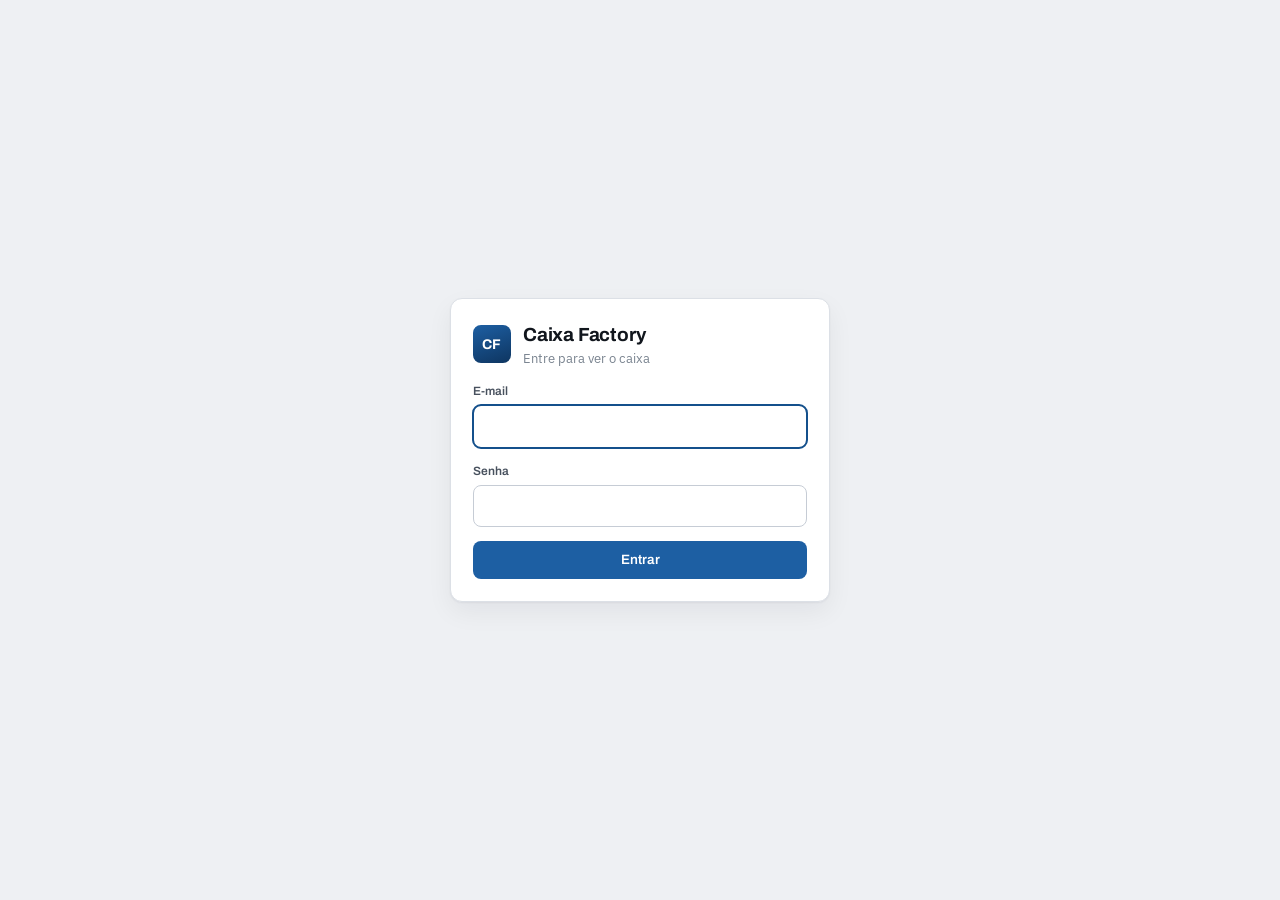
<file: CAIXA-FACTORY/web/index.html>
<!doctype html>
<html lang="pt-BR">
<head>
<meta charset="utf-8">
<meta name="viewport" content="width=device-width, initial-scale=1">
<title>Caixa Factory</title>
<link rel="preconnect" href="https://fonts.googleapis.com">
<link rel="preconnect" href="https://fonts.gstatic.com" crossorigin>
<link rel="stylesheet" href="https://fonts.googleapis.com/css2?family=Archivo:wght@500;600;700&amp;family=IBM+Plex+Sans:wght@400;500;600&amp;family=IBM+Plex+Mono:wght@500;600&amp;display=swap">
<link rel="stylesheet" href="app.css">
</head>
<body>
<div id="app"><p class="carregando">Carregando…</p></div>
<script src="app.js"></script>
</body>
</html>
</file>
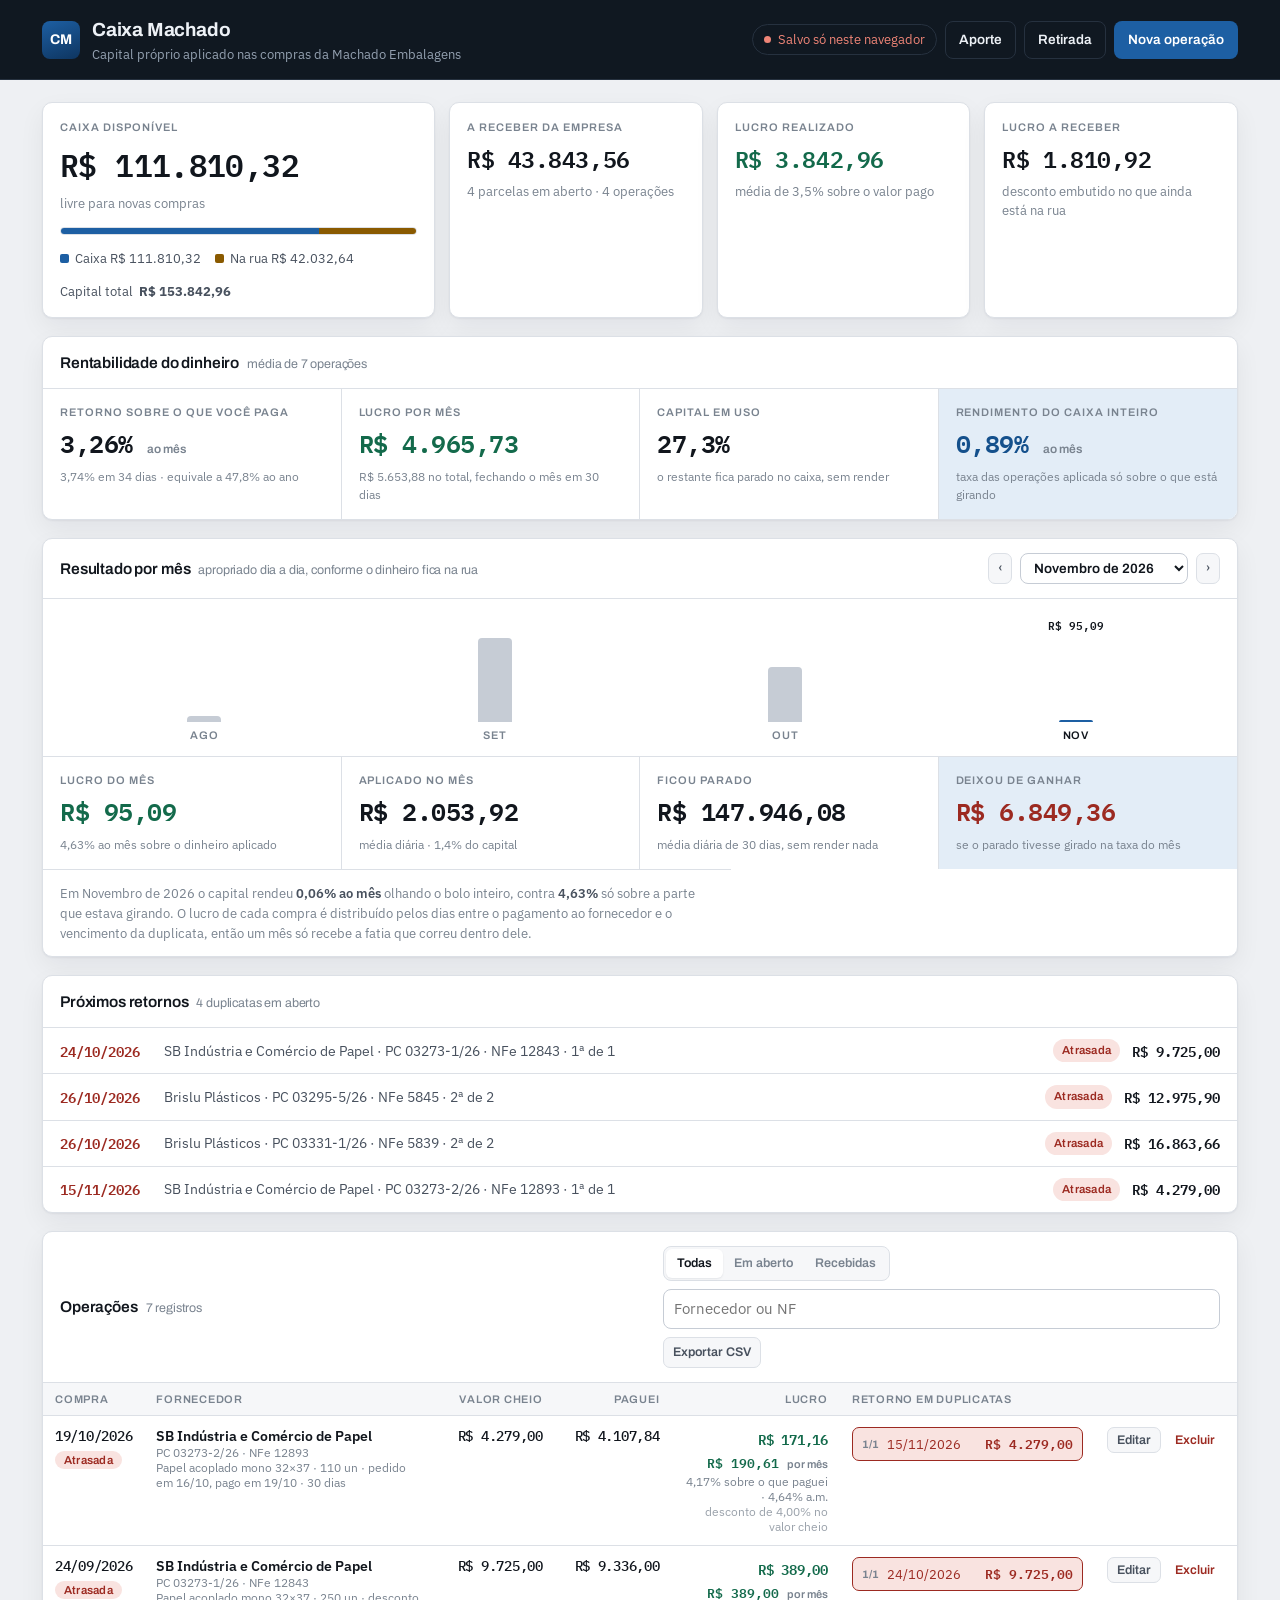
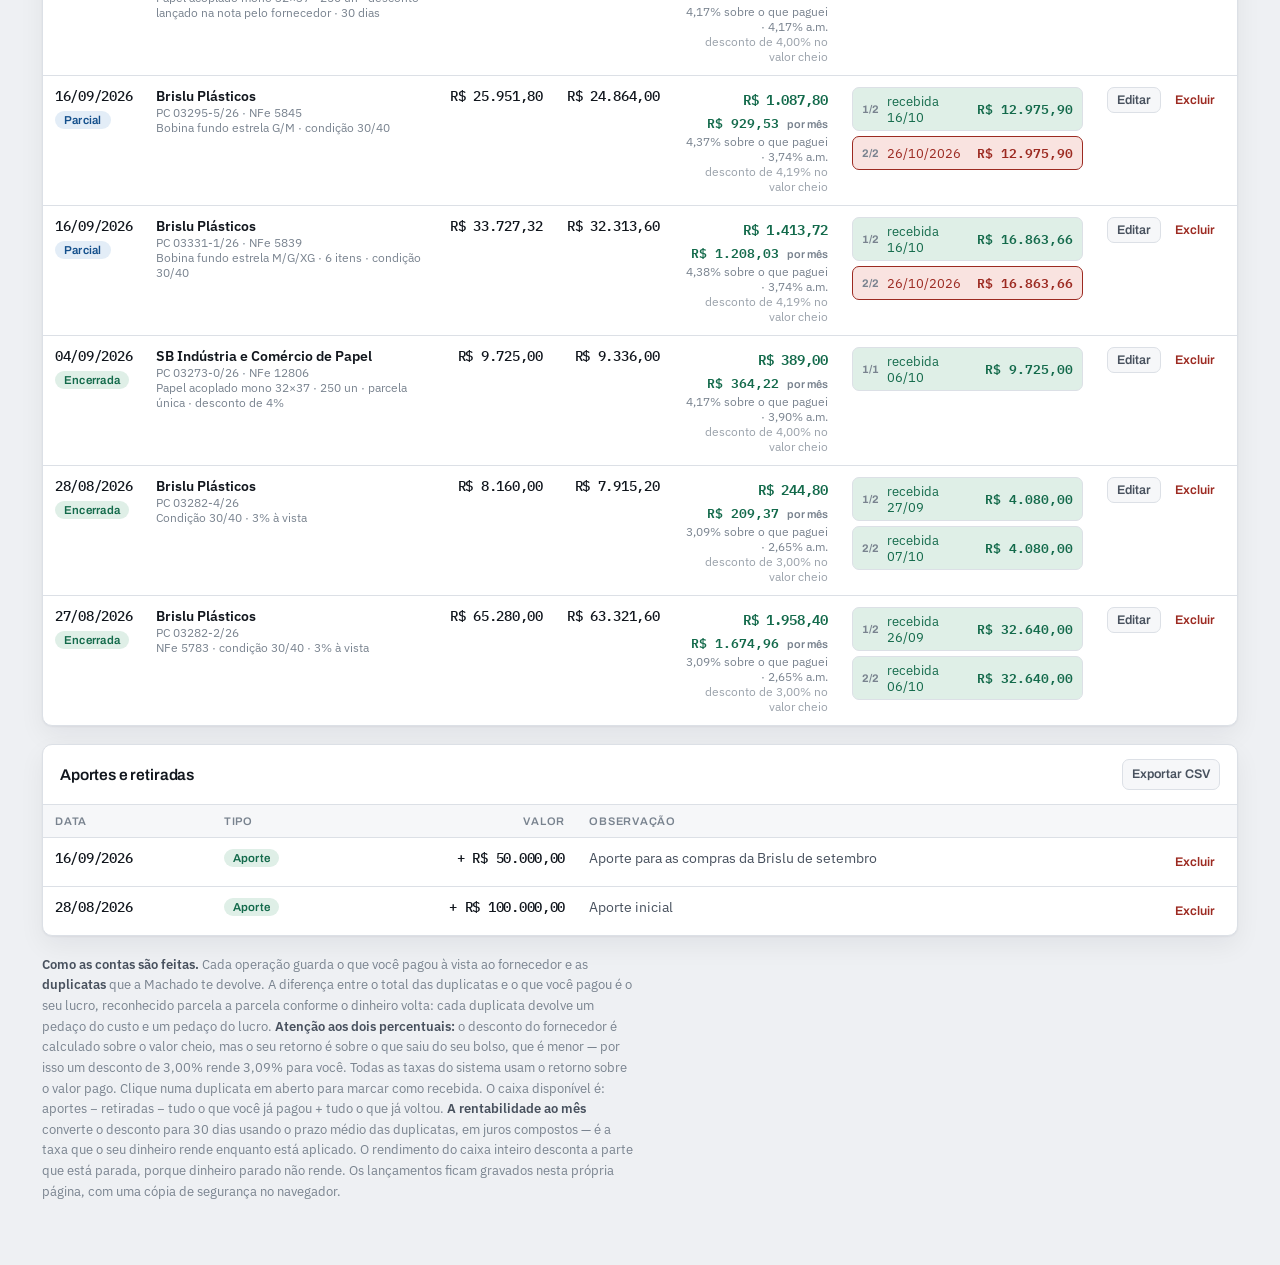
<file: CAIXA-MACHADO/sistema/caixa-machado.html>
<title>Caixa Machado</title>
<link rel="preconnect" href="https://fonts.googleapis.com">
<link rel="preconnect" href="https://fonts.gstatic.com" crossorigin>
<link rel="stylesheet" href="https://fonts.googleapis.com/css2?family=Archivo:wght@500;600;700&amp;family=IBM+Plex+Sans:wght@400;500;600&amp;family=IBM+Plex+Mono:wght@500;600&amp;display=swap">
<style id="css">
*,*::before,*::after{box-sizing:border-box}
:root{
  color-scheme:light;
  --bg:#EEF0F3; --surface:#FFFFFF; --surface-2:#F6F7F9;
  --line:#DCE0E6; --line-2:#C6CCD5;
  --ink:#11161D; --ink-2:#48515E; --ink-3:#79838F;
  --accent:#14508C; --accent-2:#0F3E6E; --accent-soft:#E3EDF7;
  --ok:#136A4B; --ok-soft:#DFEFE7;
  --warn:#8A5A00; --warn-soft:#FAEDD2;
  --bad:#9C2A21; --bad-soft:#F9E3E0;
  --band:#101821; --band-ink:#EDF1F6; --band-ink-2:#94A1B1; --band-line:#26313F;
  --shadow:0 1px 2px rgba(16,24,34,.05),0 10px 26px rgba(16,24,34,.06);
  --r:10px;
}
@media (prefers-color-scheme:dark){
  :root:not([data-theme="light"]){
    color-scheme:dark;
    --bg:#0B0F15; --surface:#141A22; --surface-2:#1A212B;
    --line:#26303C; --line-2:#36414F;
    --ink:#E7ECF3; --ink-2:#A4AFBD; --ink-3:#7B8694;
    --accent:#77ACE8; --accent-2:#A6C9F2; --accent-soft:#16273A;
    --ok:#54C296; --ok-soft:#11271F;
    --warn:#DFAC42; --warn-soft:#2A2110;
    --bad:#EF8577; --bad-soft:#2E1714;
    --band:#141A22; --band-ink:#E7ECF3; --band-ink-2:#8F9BAA; --band-line:#26303C;
    --shadow:0 1px 2px rgba(0,0,0,.4),0 10px 26px rgba(0,0,0,.35);
  }
}
:root[data-theme="dark"]{
  color-scheme:dark;
  --bg:#0B0F15; --surface:#141A22; --surface-2:#1A212B;
  --line:#26303C; --line-2:#36414F;
  --ink:#E7ECF3; --ink-2:#A4AFBD; --ink-3:#7B8694;
  --accent:#77ACE8; --accent-2:#A6C9F2; --accent-soft:#16273A;
  --ok:#54C296; --ok-soft:#11271F;
  --warn:#DFAC42; --warn-soft:#2A2110;
  --bad:#EF8577; --bad-soft:#2E1714;
  --band:#141A22; --band-ink:#E7ECF3; --band-ink-2:#8F9BAA; --band-line:#26303C;
  --shadow:0 1px 2px rgba(0,0,0,.4),0 10px 26px rgba(0,0,0,.35);
}
html,body{margin:0;padding:0}
body{
  background:var(--bg); color:var(--ink);
  font-family:"IBM Plex Sans",-apple-system,BlinkMacSystemFont,"Segoe UI",sans-serif;
  font-size:15px; line-height:1.5; -webkit-font-smoothing:antialiased;
}
h1,h2,h3{font-family:Archivo,"IBM Plex Sans",sans-serif;margin:0;text-wrap:balance;letter-spacing:-.01em}
p{margin:0}
button{font:inherit;color:inherit}
.num{font-family:"IBM Plex Mono","IBM Plex Sans",monospace;font-variant-numeric:tabular-nums;font-weight:600;letter-spacing:-.02em}
.eyebrow{font-family:Archivo,sans-serif;font-size:11px;font-weight:600;letter-spacing:.09em;text-transform:uppercase;color:var(--ink-3)}

/* ---- faixa superior ---- */
.band{background:var(--band);border-bottom:1px solid var(--band-line)}
.band-in{max-width:1240px;margin:0 auto;padding:16px 22px;display:flex;flex-wrap:wrap;gap:14px;align-items:center;justify-content:space-between}
.brand{display:flex;gap:12px;align-items:center;min-width:0}
.brand-mark{
  width:38px;height:38px;flex:0 0 38px;border-radius:8px;display:grid;place-items:center;
  background:linear-gradient(160deg,#1D5FA3,#0E3560);color:#fff;
  font-family:Archivo,sans-serif;font-weight:700;font-size:14px;letter-spacing:.02em;
}
.brand h1{color:var(--band-ink);font-size:19px;font-weight:700}
.brand p{color:var(--band-ink-2);font-size:12.5px}
.band-actions{display:flex;gap:8px;align-items:center;flex-wrap:wrap}

/* ---- botões ---- */
.btn{
  border-radius:8px;border:1px solid transparent;padding:8px 13px;cursor:pointer;
  font-family:Archivo,sans-serif;font-size:13.5px;font-weight:600;white-space:nowrap;
  transition:background .12s ease,border-color .12s ease,color .12s ease;
}
.btn:focus-visible{outline:2px solid var(--accent);outline-offset:2px}
.btn-primary{background:#1D5FA3;color:#fff}
.btn-primary:hover{background:#17508D}
.btn-ghost{background:transparent;border-color:var(--band-line);color:var(--band-ink)}
.btn-ghost:hover{background:#1C2632}
.btn-quiet{background:var(--surface-2);border-color:var(--line);color:var(--ink-2)}
.btn-quiet:hover{border-color:var(--line-2);color:var(--ink)}
.btn-sm{padding:5px 9px;font-size:12.5px;border-radius:7px}
.btn-danger{background:transparent;border-color:transparent;color:var(--bad)}
.btn-danger:hover{background:var(--bad-soft)}

.status{
  display:inline-flex;align-items:center;gap:7px;font-size:12.5px;color:var(--band-ink-2);
  padding:5px 11px;border-radius:99px;border:1px solid var(--band-line);
}
.status::before{content:"";width:7px;height:7px;border-radius:50%;background:currentColor;flex:0 0 7px}
.status.s-ok{color:#67C79C}
.status.s-busy{color:#DFAC42}
.status.s-bad{color:#EF8577}

/* ---- estrutura ---- */
.wrap{max-width:1240px;margin:0 auto;padding:22px 22px 64px;display:flex;flex-direction:column;gap:18px}
.aviso{
  display:flex;gap:12px;align-items:flex-start;justify-content:space-between;
  background:var(--warn-soft);border:1px solid var(--warn);border-radius:var(--r);
  padding:12px 14px;font-size:13.5px;color:var(--ink)
}

/* ---- KPIs ---- */
.kpis{display:grid;grid-template-columns:1.55fr 1fr 1fr 1fr;gap:14px}
.kpi{background:var(--surface);border:1px solid var(--line);border-radius:var(--r);padding:16px 17px;box-shadow:var(--shadow);display:flex;flex-direction:column;gap:6px}
.kpi .num{font-size:23px;color:var(--ink)}
.kpi.lead .num{font-size:31px}
.kpi .sub{font-size:12.5px;color:var(--ink-3)}
.kpi .num.pos{color:var(--ok)}
.kpi .num.neg{color:var(--bad)}
.barra{display:flex;height:8px;border-radius:99px;overflow:hidden;background:var(--surface-2);margin-top:8px;border:1px solid var(--line)}
.barra i{display:block;height:100%}
.barra .f-caixa{background:#1D5FA3}
.barra .f-aplic{background:var(--warn)}
.legenda{display:flex;flex-wrap:wrap;gap:14px;margin-top:8px;font-size:12.5px;color:var(--ink-2)}
.legenda span{display:inline-flex;align-items:center;gap:6px}
.legenda i{width:9px;height:9px;border-radius:2px;display:inline-block}

/* ---- cartões de seção ---- */
.card{background:var(--surface);border:1px solid var(--line);border-radius:var(--r);box-shadow:var(--shadow);overflow:hidden}
.card-head{display:flex;flex-wrap:wrap;gap:12px;align-items:center;justify-content:space-between;padding:14px 17px;border-bottom:1px solid var(--line)}
.card-head h2{font-size:15.5px;font-weight:600}
.card-head .conta{font-size:12.5px;color:var(--ink-3);margin-left:8px;font-weight:400}
.tools{display:flex;gap:8px;align-items:center;flex-wrap:wrap}
.seg{display:flex;background:var(--surface-2);border:1px solid var(--line);border-radius:8px;padding:2px}
.seg button{background:transparent;border:0;padding:5px 11px;border-radius:6px;cursor:pointer;font-family:Archivo,sans-serif;font-size:12.5px;font-weight:600;color:var(--ink-3)}
.seg button[aria-pressed="true"]{background:var(--surface);color:var(--ink);box-shadow:0 1px 2px rgba(16,24,34,.08)}
.seg button:focus-visible{outline:2px solid var(--accent);outline-offset:1px}
input[type="text"],input[type="date"],input[type="search"],textarea,select{
  font:inherit;color:var(--ink);background:var(--surface);border:1px solid var(--line-2);
  border-radius:8px;padding:8px 10px;width:100%;
}
input:focus,textarea:focus,select:focus{outline:2px solid var(--accent);outline-offset:-1px;border-color:var(--accent)}
.busca{width:200px}

/* ---- tabelas ---- */
.tw{overflow-x:auto}
table{border-collapse:collapse;width:100%;font-size:13.5px}
th{
  font-family:Archivo,sans-serif;font-size:11px;font-weight:600;letter-spacing:.07em;text-transform:uppercase;
  color:var(--ink-3);text-align:left;padding:10px 12px;background:var(--surface-2);border-bottom:1px solid var(--line);white-space:nowrap
}
td{padding:11px 12px;border-bottom:1px solid var(--line);vertical-align:top}
tbody tr:last-child td{border-bottom:0}
tbody tr:hover td{background:var(--surface-2)}
.r{text-align:right}
.forn{font-weight:600}
.doc{color:var(--ink-3);font-size:12px}
td .num{font-size:13.5px;font-weight:500}
td .num.lucro{color:var(--ok);font-weight:600}
td .num.prejuizo{color:var(--bad);font-weight:600}
.mes.neg{color:var(--bad)}
.pct{color:var(--ink-3);font-size:12px}
.mes{font-family:"IBM Plex Mono",monospace;font-variant-numeric:tabular-nums;font-weight:600;
  font-size:12.5px;color:var(--ok);margin-top:2px}
.mes span{font-family:Archivo,sans-serif;font-weight:600;font-size:11px;color:var(--ink-3)}
.stat .num.big.pos{color:var(--ok)}
.chip{
  display:inline-block;padding:3px 9px;border-radius:99px;font-family:Archivo,sans-serif;
  font-size:11.5px;font-weight:600;letter-spacing:.02em;white-space:nowrap
}
.c-pend{background:var(--warn-soft);color:var(--warn)}
.c-ok{background:var(--ok-soft);color:var(--ok)}
.c-late{background:var(--bad-soft);color:var(--bad)}
.c-parc{background:var(--accent-soft);color:var(--accent)}

/* ---- parcelas de retorno ---- */
.parc{display:flex;flex-direction:column;gap:5px;min-width:210px}
.pchip{
  display:flex;align-items:center;gap:8px;width:100%;text-align:left;cursor:pointer;
  border-radius:7px;border:1px solid var(--line);background:var(--surface-2);
  padding:5px 9px;font-size:12.5px;color:var(--ink-2);
  transition:border-color .12s ease,background .12s ease;
}
.pchip:hover{border-color:var(--line-2);background:var(--surface)}
.pchip:focus-visible{outline:2px solid var(--accent);outline-offset:1px}
.pchip .pn{font-family:Archivo,sans-serif;font-weight:700;font-size:11px;color:var(--ink-3);flex:0 0 auto}
.pchip .pv{font-family:"IBM Plex Mono",monospace;font-variant-numeric:tabular-nums;font-weight:600;margin-left:auto;color:var(--ink)}
.pchip.aberta{border-color:var(--warn);background:var(--warn-soft);color:var(--warn)}
.pchip.aberta .pv{color:var(--warn)}
.pchip.atrasada{border-color:var(--bad);background:var(--bad-soft);color:var(--bad)}
.pchip.atrasada .pv{color:var(--bad)}
.pchip.paga{border-color:var(--line);background:var(--ok-soft);color:var(--ok)}
.pchip.paga .pv{color:var(--ok)}
.pchip[disabled]{cursor:default;opacity:.85}

.acoes{display:flex;gap:4px;justify-content:flex-end;white-space:nowrap}
.vazio{padding:38px 20px;text-align:center;color:var(--ink-3);font-size:13.5px}
.vazio strong{display:block;color:var(--ink-2);font-family:Archivo,sans-serif;font-size:14.5px;margin-bottom:4px}

/* ---- rentabilidade ---- */
.stats{display:grid;grid-template-columns:repeat(4,1fr)}
.stat{padding:15px 17px;border-right:1px solid var(--line);display:flex;flex-direction:column;gap:5px}
.stat:last-child{border-right:0}
.stat .num.big{font-size:25px;color:var(--ink)}
.stat .num.big small{font-family:Archivo,sans-serif;font-size:12px;font-weight:600;color:var(--ink-3);letter-spacing:0}
.stat .sub{font-size:12px;color:var(--ink-3)}
.stat.destaque{background:var(--accent-soft)}
.stat.destaque .num.big{color:var(--accent)}
@media (max-width:900px){
  .stats{grid-template-columns:1fr 1fr}
  .stat{border-bottom:1px solid var(--line)}
  .stat:nth-child(2n){border-right:0}
  .stat:nth-last-child(-n+2){border-bottom:0}
}
@media (max-width:560px){
  .stats{grid-template-columns:1fr}
  .stat{border-right:0}
  .stat:last-child{border-bottom:0}
}

/* ---- resultado por mês ---- */
#mes-sel{width:auto;min-width:168px;padding:6px 9px;font-size:13.5px;font-family:Archivo,sans-serif;font-weight:600}
.barras{display:flex;align-items:flex-end;gap:2px;padding:18px 17px 12px;border-bottom:1px solid var(--line);
  overflow-x:auto}
.col{flex:1 1 0;min-width:44px;background:transparent;border:0;padding:0;cursor:pointer;
  display:flex;flex-direction:column;align-items:center;gap:5px;border-radius:7px}
.col:focus-visible{outline:2px solid var(--accent);outline-offset:2px}
.col .valor{font-family:"IBM Plex Mono",monospace;font-variant-numeric:tabular-nums;font-weight:600;
  font-size:11px;color:var(--ink-3);opacity:0;transition:opacity .12s ease;white-space:nowrap}
.col:hover .valor,.col.sel .valor{opacity:1}
.col.sel .valor{color:var(--ink)}
.col .trilho{display:flex;align-items:flex-end;justify-content:center;width:100%;height:84px}
.col .trilho i{display:block;width:70%;max-width:34px;background:var(--line-2);
  border-radius:4px 4px 0 0;transition:background .12s ease}
.col:hover .trilho i{background:var(--ink-3)}
.col.sel .trilho i{background:#1D5FA3}
.col .rot{font-family:Archivo,sans-serif;font-size:11px;font-weight:600;letter-spacing:.06em;
  text-transform:uppercase;color:var(--ink-3)}
.col.sel .rot{color:var(--ink)}
.stat .num.big.perdeu{color:var(--bad)}
.mes-nota{font-size:12.5px;color:var(--ink-3);line-height:1.6;padding:13px 17px;border-top:1px solid var(--line);
  max-width:86ch}
.mes-nota b{color:var(--ink-2);font-weight:600}
@media (prefers-color-scheme:dark){
  :root:not([data-theme="light"]) .col.sel .trilho i{background:var(--accent)}
}
:root[data-theme="dark"] .col.sel .trilho i{background:var(--accent)}

/* ---- pendências ---- */
.pend-card{border-color:var(--warn)}
.pend-card .card-head{background:var(--warn-soft);border-bottom-color:var(--warn)}
.pend-card .card-head h2{color:var(--warn)}
.pend-card .card-head .conta{color:var(--warn)}
.pend{padding:14px 17px;border-bottom:1px solid var(--line);display:flex;flex-direction:column;gap:9px}
.pend:last-child{border-bottom:0}
.pend-top{display:flex;flex-direction:column;gap:2px}
.pend-linha{display:flex;flex-wrap:wrap;gap:26px}
.pend-linha>span{display:flex;flex-direction:column;gap:2px}
.pend-linha .num{font-size:15px;color:var(--ink)}
.pend-linha .num.certo{color:var(--ok)}
.pend-linha .num.falta,.pend-linha .falta{color:var(--bad)}
.pend-nota{font-size:12.5px;color:var(--ink-2);line-height:1.55;background:var(--warn-soft);
  border-radius:8px;padding:9px 11px;max-width:80ch}

/* ---- agenda ---- */
.agenda{display:flex;flex-direction:column}
.ag-item{display:flex;gap:12px;align-items:center;padding:11px 17px;border-bottom:1px solid var(--line);font-size:13.5px}
.ag-item:last-child{border-bottom:0}
.ag-data{font-family:"IBM Plex Mono",monospace;font-weight:600;font-variant-numeric:tabular-nums;flex:0 0 92px}
.ag-quem{color:var(--ink-2);flex:1;min-width:0;overflow:hidden;text-overflow:ellipsis;white-space:nowrap}
.ag-val{font-family:"IBM Plex Mono",monospace;font-weight:600;font-variant-numeric:tabular-nums;margin-left:auto}

/* ---- rodapé explicativo ---- */
.nota{font-size:12.5px;color:var(--ink-3);line-height:1.65;max-width:74ch}
.nota b{color:var(--ink-2);font-weight:600}

/* ---- modal ---- */
.overlay{position:fixed;inset:0;background:rgba(8,12,18,.55);display:grid;place-items:center;padding:18px;z-index:50}
.modal{background:var(--surface);border:1px solid var(--line);border-radius:12px;width:min(600px,100%);max-height:90vh;overflow:auto;box-shadow:0 24px 60px rgba(8,12,18,.35)}
.modal-head{display:flex;align-items:center;justify-content:space-between;padding:15px 18px;border-bottom:1px solid var(--line)}
.modal-head h3{font-size:16px;font-weight:600}
.x{background:transparent;border:0;cursor:pointer;color:var(--ink-3);font-size:15px;line-height:1;padding:6px;border-radius:6px}
.x:hover{background:var(--surface-2);color:var(--ink)}
.modal-body{padding:18px;display:flex;flex-direction:column;gap:14px}
.grid2{display:grid;grid-template-columns:1fr 1fr;gap:14px}
.campo{display:flex;flex-direction:column;gap:5px}
.campo label{font-family:Archivo,sans-serif;font-size:12px;font-weight:600;color:var(--ink-2)}
.campo .dica{font-size:11.5px;color:var(--ink-3)}
.previa{background:var(--accent-soft);border:1px solid var(--line);border-radius:8px;padding:11px 13px;display:flex;justify-content:space-between;align-items:center;gap:10px;flex-wrap:wrap}
.previa .rot{font-family:Archivo,sans-serif;font-size:12px;font-weight:600;color:var(--ink-2)}
.previa .val{font-family:"IBM Plex Mono",monospace;font-weight:600;font-variant-numeric:tabular-nums;color:var(--accent)}
.bloco{border:1px solid var(--line);border-radius:9px;padding:13px;display:flex;flex-direction:column;gap:10px;background:var(--surface-2)}
.bloco-top{display:flex;align-items:center;justify-content:space-between;gap:10px;flex-wrap:wrap}
.bloco-top h4{margin:0;font-family:Archivo,sans-serif;font-size:12.5px;font-weight:600;color:var(--ink-2)}
.prow{display:grid;grid-template-columns:26px 1fr 1fr 30px;gap:8px;align-items:center}
.prow .pn{font-family:Archivo,sans-serif;font-size:11.5px;font-weight:700;color:var(--ink-3)}
.prow input{padding:6px 8px;font-size:13.5px;background:var(--surface)}
.soma{font-size:12px;color:var(--ink-3);display:flex;justify-content:space-between;gap:10px}
.soma b{font-family:"IBM Plex Mono",monospace;font-variant-numeric:tabular-nums;color:var(--ink-2)}
.soma.errado b,.soma.errado{color:var(--bad)}
.erro{background:var(--bad-soft);border:1px solid var(--bad);color:var(--bad);border-radius:8px;padding:10px 12px;font-size:13px}
.modal-foot{display:flex;justify-content:flex-end;gap:8px;padding:14px 18px;border-top:1px solid var(--line);background:var(--surface-2)}
.modal-foot .btn-ghost{border-color:var(--line-2);color:var(--ink-2);background:transparent}
.modal-foot .btn-ghost:hover{background:var(--surface)}

@media (max-width:1000px){
  .kpis{grid-template-columns:repeat(6,1fr)}
  .kpi{grid-column:span 2}
  .kpi.lead{grid-column:span 6}
  .kpi .num{font-size:20px}
  .kpi.lead .num{font-size:29px}
}
@media (max-width:620px){
  .kpis{grid-template-columns:1fr}
  .kpi,.kpi.lead{grid-column:span 1}
  .kpi .num{font-size:23px}
  .busca{width:100%}
  .grid2{grid-template-columns:1fr}
  .band-in{padding:14px}
  .wrap{padding:16px 14px 56px}
}
@media (prefers-reduced-motion:reduce){*{transition:none!important;animation:none!important}}
</style>

<div id="app"></div>

<script id="estado" type="application/json">{"v":2,"atualizado":"2026-10-19T19:00:00.000Z","pendencias":[],"movimentos":[{"id":"m-inicial","data":"2026-08-28","tipo":"aporte","valor":100000,"obs":"Aporte inicial"},{"id":"m-set","data":"2026-09-16","tipo":"aporte","valor":50000,"obs":"Aporte para as compras da Brislu de setembro"}],"operacoes":[{"id":"op-3273-2","data":"2026-10-19","fornecedor":"SB Indústria e Comércio de Papel","doc":"PC 03273-2/26 · NFe 12893","pago":4107.84,"obs":"Papel acoplado mono 32×37 · 110 un · pedido em 16/10, pago em 19/10 · 30 dias","parcelas":[{"v":4279,"d":"2026-11-15","r":""}]},{"id":"op-3273-1","data":"2026-09-24","fornecedor":"SB Indústria e Comércio de Papel","doc":"PC 03273-1/26 · NFe 12843","pago":9336,"obs":"Papel acoplado mono 32×37 · 250 un · desconto lançado na nota pelo fornecedor · 30 dias","parcelas":[{"v":9725,"d":"2026-10-24","r":""}]},{"id":"op-3295-5","data":"2026-09-16","fornecedor":"Brislu Plásticos","doc":"PC 03295-5/26 · NFe 5845","pago":24864,"obs":"Bobina fundo estrela G/M · condição 30/40","parcelas":[{"v":12975.9,"d":"2026-10-16","r":"2026-10-16"},{"v":12975.9,"d":"2026-10-26","r":""}]},{"id":"op-3331-1","data":"2026-09-16","fornecedor":"Brislu Plásticos","doc":"PC 03331-1/26 · NFe 5839","pago":32313.6,"obs":"Bobina fundo estrela M/G/XG · 6 itens · condição 30/40","parcelas":[{"v":16863.66,"d":"2026-10-16","r":"2026-10-16"},{"v":16863.66,"d":"2026-10-26","r":""}]},{"id":"op-3273-0","data":"2026-09-04","fornecedor":"SB Indústria e Comércio de Papel","doc":"PC 03273-0/26 · NFe 12806","pago":9336,"obs":"Papel acoplado mono 32×37 · 250 un · parcela única · desconto de 4%","parcelas":[{"v":9725,"d":"2026-10-06","r":"2026-10-06"}]},{"id":"op-3282-2","data":"2026-08-27","fornecedor":"Brislu Plásticos","doc":"PC 03282-2/26","pago":63321.6,"obs":"NFe 5783 · condição 30/40 · 3% à vista","parcelas":[{"v":32640,"d":"2026-09-26","r":"2026-09-26"},{"v":32640,"d":"2026-10-06","r":"2026-10-06"}]},{"id":"op-3282-4","data":"2026-08-28","fornecedor":"Brislu Plásticos","doc":"PC 03282-4/26","pago":7915.2,"obs":"Condição 30/40 · 3% à vista","parcelas":[{"v":4080,"d":"2026-09-27","r":"2026-09-27"},{"v":4080,"d":"2026-10-07","r":"2026-10-07"}]}]}</script>

<script>
const APP = function APP(){
  "use strict";

  /* ============ util ============ */
  var moeda = new Intl.NumberFormat("pt-BR",{style:"currency",currency:"BRL"});
  var R = function(n){ return moeda.format(isFinite(n)?n:0); };
  var pct = function(n){ return (isFinite(n)?n*100:0).toFixed(1).replace(".",",")+"%"; };
  var pct2 = function(n){ return (isFinite(n)?n*100:0).toFixed(2).replace(".",",")+"%"; };
  var esc = function(s){ return String(s==null?"":s).replace(/[&<>"']/g,function(c){
    return {"&":"&amp;","<":"&lt;",">":"&gt;","\"":"&quot;","'":"&#39;"}[c]; }); };
  var uid = function(){ return Date.now().toString(36)+Math.random().toString(36).slice(2,7); };
  var hoje = function(){
    try{ return new Date().toLocaleDateString("sv"); }
    catch(e){ return new Date().toISOString().slice(0,10); }
  };
  var dbr = function(d){ if(!d) return "—"; var p=String(d).split("-"); return p.length===3?p[2]+"/"+p[1]+"/"+p[0]:d; };
  var dcurto = function(d){ if(!d) return "—"; var p=String(d).split("-"); return p.length===3?p[2]+"/"+p[1]:d; };
  var maisDias = function(iso,n){
    var p=String(iso||hoje()).split("-");
    var dt=new Date(Number(p[0]),Number(p[1])-1,Number(p[2]));
    dt.setDate(dt.getDate()+n);
    var m=String(dt.getMonth()+1), d=String(dt.getDate());
    return dt.getFullYear()+"-"+(m.length<2?"0"+m:m)+"-"+(d.length<2?"0"+d:d);
  };
  var num = function(v){
    if(typeof v==="number") return v;
    var s=String(v==null?"":v).trim().replace(/R\$/g,"").replace(/\s/g,"");
    if(!s) return NaN;
    if(s.indexOf(",")>-1) s=s.replace(/\./g,"").replace(",",".");
    var n=parseFloat(s);
    return isNaN(n)?NaN:Math.round(n*100)/100;
  };
  var moedaTxt = function(n){ return (isFinite(n)?n:0).toFixed(2).replace(".",","); };

  /* ============ estado ============ */
  function semente(){
    return {v:2,atualizado:new Date().toISOString(),
      movimentos:[{id:uid(),data:hoje(),tipo:"aporte",valor:100000,obs:"Aporte inicial"}],
      operacoes:[]};
  }
  var state, backupRestaurado=false;
  try{
    state = JSON.parse(document.getElementById("estado").textContent);
    if(!state || !state.operacoes) state = semente();
  }catch(e){ state = semente(); }
  try{
    var raw = localStorage.getItem("caixa-machado");
    if(raw){
      var bk = JSON.parse(raw);
      if(bk && bk.operacoes && bk.atualizado && (!state.atualizado || bk.atualizado > state.atualizado)){
        state = bk; backupRestaurado = true;
      }
    }
  }catch(e){}

  if(!state.pendencias) state.pendencias = [];

  /* migração do formato antigo (uma data de retorno só) para parcelas */
  state.operacoes.forEach(function(o){
    if(!o.parcelas || !o.parcelas.length){
      o.parcelas = [{v:o.face||0, d:o.previsao||"", r:(o.status==="recebida"?(o.recebimento||o.previsao||hoje()):"")}];
    }
  });

  var filtro = {status:"todas", q:""};
  var mesSel = null;
  var somenteLeitura = false;
  var salvamento = {tipo:"idle", texto:"Tudo salvo"};

  /* ============ cálculo ============ */
  function face(o){ return o.parcelas.reduce(function(s,p){ return s+(p.v||0); },0); }
  function recebido(o){ return o.parcelas.reduce(function(s,p){ return s+(p.r?(p.v||0):0); },0); }
  function aberto(o){ return face(o)-recebido(o); }
  function situacao(o){
    var ab = aberto(o);
    if(ab<=0.005) return "recebida";
    return recebido(o)>0.005 ? "parcial" : "pendente";
  }
  function atrasada(o){
    var h = hoje();
    return o.parcelas.some(function(p){ return !p.r && p.d && p.d < h; });
  }

  /* ---- rentabilidade ---- */
  function diasEntre(a,b){
    if(!a||!b) return 0;
    var x=String(a).split("-"), y=String(b).split("-");
    if(x.length<3||y.length<3) return 0;
    var d1=Date.UTC(+x[0],+x[1]-1,+x[2]), d2=Date.UTC(+y[0],+y[1]-1,+y[2]);
    return Math.round((d2-d1)/86400000);
  }
  function metricasOp(o){
    var f=face(o), pg=o.pago||0;
    if(!(pg>0)||!(f>0)) return null;
    var soma=0, peso=0;
    o.parcelas.forEach(function(p){
      var alvo = p.r || p.d;
      if(!alvo||!(p.v>0)) return;
      var d = diasEntre(o.data, alvo);
      if(d<1) d=1;
      soma += p.v; peso += p.v*d;
    });
    if(soma<=0) return null;
    var prazo = peso/soma, lucro = f-pg, taxa = lucro/pg;
    var aoMes = Math.pow(1+taxa,30/prazo)-1;
    return {lucro:lucro, taxa:taxa, prazo:prazo, aoMes:aoMes,
      lucroMes: pg*aoMes,
      aoAno: Math.pow(1+taxa,365/prazo)-1};
  }
  /* ---- resultado por mês (competência) ---- */
  var MESES = ["jan","fev","mar","abr","mai","jun","jul","ago","set","out","nov","dez"];
  var MESES_L = ["Janeiro","Fevereiro","Março","Abril","Maio","Junho","Julho",
                 "Agosto","Setembro","Outubro","Novembro","Dezembro"];
  function pad2(n){ n=String(n); return n.length<2?"0"+n:n; }
  function ultimoDiaMes(ym){
    var y=+ym.slice(0,4), m=+ym.slice(5,7);
    return ym+"-"+pad2(new Date(Date.UTC(y,m,0)).getUTCDate());
  }
  function addMes(ym,n){
    var y=+ym.slice(0,4), m=+ym.slice(5,7)-1+n;
    y += Math.floor(m/12); m=((m%12)+12)%12;
    return y+"-"+pad2(m+1);
  }
  function rotuloMes(ym){ return MESES_L[+ym.slice(5,7)-1]+" de "+ym.slice(0,4); }

  function mesesComDados(){
    var min=null, max=null;
    function marca(d){ if(!d) return; if(!min||d<min) min=d; if(!max||d>max) max=d; }
    state.movimentos.forEach(function(m){ marca(m.data); });
    state.operacoes.forEach(function(o){
      marca(o.data);
      o.parcelas.forEach(function(p){ marca(p.r||p.d); });
    });
    if(!min) return [];
    var lista=[], cur=min.slice(0,7), fim=max.slice(0,7), guarda=0;
    while(cur<=fim && guarda++<120){ lista.push(cur); cur=addMes(cur,1); }
    return lista;
  }

  function resultadoMes(ym){
    var ini=ym+"-01", fim=ultimoDiaMes(ym), nDias=+fim.slice(8);
    var lucro=0, capDia=0;
    state.operacoes.forEach(function(o){
      var f=face(o), pg=o.pago||0;
      if(f<=0||pg<=0) return;
      var lucroTot=f-pg;
      o.parcelas.forEach(function(p){
        var d1=p.r||p.d;
        if(!d1||!(p.v>0)) return;
        var n=diasEntre(o.data,d1); if(n<1) n=1;
        var a=maisDias(o.data,1); if(a<ini) a=ini;
        var b=d1<fim?d1:fim;
        var ov=diasEntre(a,b)+1;
        if(ov<=0) return;
        if(ov>n) ov=n;
        lucro += lucroTot*(p.v/f)*(ov/n);
        capDia += pg*(p.v/f)*ov;
      });
    });
    var capTotDia=0;
    for(var i=1;i<=nDias;i++){
      var dia=ym+"-"+pad2(i), c=0;
      state.movimentos.forEach(function(m){
        if(m.data && m.data<=dia) c += (m.tipo==="retirada" ? -m.valor : m.valor);
      });
      capTotDia += c;
    }
    var aplicado=capDia/nDias, capital=capTotDia/nDias;
    var parado=Math.max(0, capital-aplicado);
    var taxaAplic = aplicado>0 ? lucro/aplicado : 0;
    return {ym:ym, dias:nDias, lucro:lucro, aplicado:aplicado, capital:capital, parado:parado,
      ocupacao: capital>0 ? aplicado/capital : 0,
      aoMes: taxaAplic*(30/nDias),
      aoMesTotal: capital>0 ? (lucro/capital)*(30/nDias) : 0,
      perdido: parado*taxaAplic};
  }

  function rentabilidade(){
    var pago=0, lucro=0, peso=0, n=0, lucroMes=0;
    state.operacoes.forEach(function(o){
      var m = metricasOp(o);
      if(!m) return;
      pago += o.pago; lucro += m.lucro; peso += o.pago*m.prazo; lucroMes += m.lucroMes; n++;
    });
    if(!n||pago<=0) return null;
    var prazo = peso/pago, taxa = lucro/pago;
    var c = calc();
    var ocup = c.capital>0 ? c.aplicado/c.capital : 0;
    var aoMes = Math.pow(1+taxa,30/prazo)-1;
    return {n:n, taxa:taxa, prazo:prazo, aoMes:aoMes, lucro:lucro, lucroMes:lucroMes,
      aoAno: Math.pow(1+taxa,365/prazo)-1,
      ocupacao: ocup, efetivo: aoMes*ocup};
  }

  function calc(){
    var aportes=0, retiradas=0;
    state.movimentos.forEach(function(m){
      if(m.tipo==="retirada") retiradas+=m.valor; else aportes+=m.valor;
    });
    var pagoTot=0, recTot=0, aplicado=0, aReceber=0, lucroReal=0, lucroPend=0;
    var nAbertas=0, nOpsAbertas=0, pagoFechado=0, lucroFechado=0;
    state.operacoes.forEach(function(o){
      var f=face(o), rec=recebido(o), ab=f-rec, pg=o.pago||0;
      var propAb = f>0 ? ab/f : 0;
      pagoTot += pg; recTot += rec;
      aplicado += pg*propAb;
      aReceber += ab;
      lucroReal += rec - pg*(1-propAb);
      lucroPend += ab - pg*propAb;
      o.parcelas.forEach(function(p){ if(!p.r) nAbertas++; });
      if(ab>0.005) nOpsAbertas++;
      if(rec>0.005){ pagoFechado += pg*(1-propAb); lucroFechado += rec - pg*(1-propAb); }
    });
    var caixa = aportes - retiradas - pagoTot + recTot;
    return {aportes:aportes,retiradas:retiradas,caixa:caixa,aplicado:aplicado,aReceber:aReceber,
      lucroReal:lucroReal,lucroPend:lucroPend,capital:caixa+aplicado,
      nAbertas:nAbertas,nOpsAbertas:nOpsAbertas,
      rent: pagoFechado>0.005 ? lucroFechado/pagoFechado : 0};
  }

  /* parcelas em aberto, ordenadas por vencimento */
  function agenda(){
    var lista=[];
    state.operacoes.forEach(function(o){
      o.parcelas.forEach(function(p,i){
        if(!p.r) lista.push({op:o,p:p,i:i});
      });
    });
    return lista.sort(function(a,b){ return String(a.p.d||"9999").localeCompare(String(b.p.d||"9999")); });
  }

  /* ============ persistência ============ */
  var FONTS = "https://fonts.googleapis.com/css2?family=Archivo:wght@500;600;700&amp;family=IBM+Plex+Sans:wght@400;500;600&amp;family=IBM+Plex+Mono:wght@500;600&amp;display=swap";

  function documento(){
    var css = document.getElementById("css").textContent;
    var json = JSON.stringify(state).replace(/</g,"\\u003c");
    var src = APP.toString().replace(/<\/(script|style)/gi,"<\\/$1");
    return '<!doctype html>\n<html lang="pt-BR">\n<head>\n<meta charset="utf-8">\n'
      + '<meta name="viewport" content="width=device-width, initial-scale=1">\n'
      + '<title>Caixa Machado</title>\n'
      + '<link rel="preconnect" href="https://fonts.googleapis.com">\n'
      + '<link rel="preconnect" href="https://fonts.gstatic.com" crossorigin>\n'
      + '<link rel="stylesheet" href="' + FONTS + '">\n'
      + '<style id="css">' + css + '</style>\n</head>\n<body>\n<div id="app"></div>\n'
      + '<script id="estado" type="application/json">' + json + '<\/script>\n'
      + '<script>\nconst APP = ' + src + ';\nAPP();\n<\/script>\n</body>\n</html>';
  }

  function backup(){
    try{ localStorage.setItem("caixa-machado", JSON.stringify(state)); }catch(e){}
  }

  var nsArtifact, timer;
  function ns(){
    if(nsArtifact !== undefined) return Promise.resolve(nsArtifact);
    if(!(window.claude && typeof window.claude.use === "function")){ nsArtifact=null; return Promise.resolve(null); }
    return window.claude.use("artifact").then(function(a){ nsArtifact=a; return a; })
      .catch(function(){ nsArtifact=null; return null; });
  }

  function status(tipo,texto){
    salvamento = {tipo:tipo,texto:texto};
    var el = document.getElementById("status-chip");
    if(el){ el.className = "status s-"+tipo; el.textContent = texto; }
  }

  function salvar(){
    state.atualizado = new Date().toISOString();
    backup();
    render();
    if(somenteLeitura) return;
    status("busy","Salvando…");
    clearTimeout(timer);
    timer = setTimeout(publicar, 1200);
  }

  function publicar(){
    ns().then(function(a){
      if(!a){ status("bad","Salvo só neste navegador"); return; }
      return a.publish(documento()).then(function(){
        status("ok","Tudo salvo");
      }).catch(function(err){
        var c = err && err.code;
        if(c === "conflict") return;
        if(c === "not_writer" || c === "not_granted" || c === "not_declared"
           || c === "capability_disabled" || c === "capability_removed" || c === "consent_required"){
          somenteLeitura = true; status("bad","Modo leitura"); render(); return;
        }
        if(c === "rate_limited"){ clearTimeout(timer); timer=setTimeout(publicar,6000); status("busy","Salvando…"); return; }
        status("bad","Falha ao salvar — backup local mantido");
      });
    });
  }

  /* ============ CSV ============ */
  function csv(linhas){
    return "﻿" + linhas.map(function(l){
      return l.map(function(c){ return '"'+String(c==null?"":c).replace(/"/g,'""')+'"'; }).join(";");
    }).join("\r\n");
  }
  function baixar(nome, texto){
    if(!(window.claude && typeof window.claude.use === "function")) return;
    window.claude.use("downloads").then(function(d){
      if(!d) return;
      d.save({filename:nome, data:texto}).catch(function(){});
    });
  }
  function exportarOps(){
    var l = [["Data compra","Fornecedor","NF/Pedido","Valor cheio","Valor pago","Lucro total",
              "Retorno % s/ valor pago","Desconto % s/ valor cheio","Prazo medio (dias)","% ao mes","Lucro por mes",
              "Parcela","Valor parcela","Vencimento","Recebida em","Situacao","Observacoes"]];
    state.operacoes.slice().sort(cmpData).forEach(function(o){
      var f=face(o), lu=f-(o.pago||0), m=metricasOp(o);
      o.parcelas.forEach(function(p,i){
        l.push([dbr(o.data),o.fornecedor,o.doc||"",moedaTxt(f),moedaTxt(o.pago),moedaTxt(lu),
          moedaTxt(o.pago>0?lu/o.pago*100:0), moedaTxt(f>0?lu/f*100:0),
          m?m.prazo.toFixed(0):"", m?moedaTxt(m.aoMes*100):"", m?moedaTxt(m.lucroMes):"",
          (i+1)+"/"+o.parcelas.length, moedaTxt(p.v), dbr(p.d),
          p.r?dbr(p.r):"", p.r?"Recebida":"Em aberto", o.obs||""]);
      });
    });
    baixar("caixa-machado-operacoes.csv", csv(l));
  }
  function exportarMovs(){
    var l = [["Data","Tipo","Valor","Observacoes"]];
    state.movimentos.slice().sort(cmpData).forEach(function(m){
      l.push([dbr(m.data), m.tipo==="retirada"?"Retirada":"Aporte", moedaTxt(m.valor), m.obs||""]);
    });
    baixar("caixa-machado-movimentos.csv", csv(l));
  }
  function cmpData(a,b){ return String(b.data).localeCompare(String(a.data)); }

  /* ============ render ============ */
  var app = document.getElementById("app");
  var modalRoot = document.createElement("div");
  document.body.appendChild(modalRoot);

  function render(){
    var c = calc();
    var pCaixa = c.capital > 0 ? Math.max(0, Math.min(100, c.caixa / c.capital * 100)) : (c.caixa>0?100:0);
    var pAplic = c.capital > 0 ? Math.max(0, Math.min(100, c.aplicado / c.capital * 100)) : 0;

    var acoes = somenteLeitura ? "" :
      '<button class="btn btn-ghost" data-act="mov" data-tipo="aporte">Aporte</button>'
    + '<button class="btn btn-ghost" data-act="mov" data-tipo="retirada">Retirada</button>'
    + '<button class="btn btn-primary" data-act="nova-op">Nova operação</button>';

    app.innerHTML =
      '<header class="band"><div class="band-in">'
      + '<div class="brand"><div class="brand-mark">CM</div><div>'
      + '<h1>Caixa Machado</h1>'
      + '<p>Capital próprio aplicado nas compras da Machado Embalagens</p></div></div>'
      + '<div class="band-actions">'
      + '<span class="status s-'+salvamento.tipo+'" id="status-chip">'+esc(salvamento.texto)+'</span>'
      + acoes + '</div></div></header>'

      + '<div class="wrap">'
      + (backupRestaurado ? '<div class="aviso"><span><b>Dados recuperados do backup deste navegador.</b> A última gravação na página não tinha chegado. Faça qualquer alteração para gravar de novo, ou confira os números abaixo.</span><button class="btn btn-quiet btn-sm" data-act="fechar-aviso">Entendi</button></div>' : "")

      + '<section class="kpis">'
      + '<article class="kpi lead"><p class="eyebrow">Caixa disponível</p>'
      + '<p class="num '+(c.caixa<0?"neg":"")+'">'+R(c.caixa)+'</p>'
      + '<p class="sub">livre para novas compras</p>'
      + '<div class="barra"><i class="f-caixa" style="width:'+pCaixa+'%"></i><i class="f-aplic" style="width:'+pAplic+'%"></i></div>'
      + '<div class="legenda">'
      + '<span><i style="background:#1D5FA3"></i>Caixa '+R(c.caixa)+'</span>'
      + '<span><i style="background:var(--warn)"></i>Na rua '+R(c.aplicado)+'</span>'
      + '<span>Capital total <b>'+R(c.capital)+'</b></span>'
      + '</div></article>'

      + '<article class="kpi"><p class="eyebrow">A receber da empresa</p>'
      + '<p class="num">'+R(c.aReceber)+'</p>'
      + '<p class="sub">'+c.nAbertas+' '+(c.nAbertas===1?"parcela em aberto":"parcelas em aberto")
      + (c.nOpsAbertas?' · '+c.nOpsAbertas+(c.nOpsAbertas===1?" operação":" operações"):"")+'</p></article>'

      + '<article class="kpi"><p class="eyebrow">Lucro realizado</p>'
      + '<p class="num pos">'+R(c.lucroReal)+'</p>'
      + '<p class="sub">'+(c.rent>0 ? "média de "+pct(c.rent)+" sobre o valor pago" : "nada recebido ainda")+'</p></article>'

      + '<article class="kpi"><p class="eyebrow">Lucro a receber</p>'
      + '<p class="num">'+R(c.lucroPend)+'</p>'
      + '<p class="sub">desconto embutido no que ainda está na rua</p></article>'
      + '</section>'

      + rentabHTML()
      + mesHTML()
      + pendenciasHTML()
      + agendaHTML()

      + '<section class="card"><div class="card-head">'
      + '<h2>Operações<span class="conta" id="conta-ops"></span></h2>'
      + '<div class="tools">'
      + '<div class="seg" role="group" aria-label="Filtrar operações">'
      + ['todas','em aberto','recebidas'].map(function(f){
          return '<button data-act="filtro" data-f="'+f+'" aria-pressed="'+(filtro.status===f)+'">'
            + f.charAt(0).toUpperCase()+f.slice(1)+'</button>'; }).join("")
      + '</div>'
      + '<input type="search" id="busca" class="busca" placeholder="Fornecedor ou NF" value="'+esc(filtro.q)+'" aria-label="Buscar operações">'
      + '<button class="btn btn-quiet btn-sm" data-act="exp-ops">Exportar CSV</button>'
      + '</div></div>'
      + '<div class="tw"><table><thead><tr>'
      + '<th>Compra</th><th>Fornecedor</th><th class="r">Valor cheio</th><th class="r">Paguei</th>'
      + '<th class="r">Lucro</th><th>Retorno em duplicatas</th><th></th>'
      + '</tr></thead><tbody id="ops-body"></tbody></table></div></section>'

      + '<section class="card"><div class="card-head">'
      + '<h2>Aportes e retiradas</h2>'
      + '<div class="tools"><button class="btn btn-quiet btn-sm" data-act="exp-movs">Exportar CSV</button></div>'
      + '</div><div class="tw"><table><thead><tr>'
      + '<th>Data</th><th>Tipo</th><th class="r">Valor</th><th>Observação</th><th></th>'
      + '</tr></thead><tbody id="mov-body"></tbody></table></div></section>'

      + '<p class="nota"><b>Como as contas são feitas.</b> Cada operação guarda o que você pagou à vista ao fornecedor '
      + 'e as <b>duplicatas</b> que a Machado te devolve. A diferença entre o total das duplicatas e o que você pagou é o seu lucro, '
      + 'reconhecido parcela a parcela conforme o dinheiro volta: cada duplicata devolve um pedaço do custo e um pedaço do lucro. '
      + '<b>Atenção aos dois percentuais:</b> o desconto do fornecedor é calculado sobre o valor cheio, mas o seu retorno é sobre o que '
      + 'saiu do seu bolso, que é menor — por isso um desconto de 3,00% rende 3,09% para você. Todas as taxas do sistema usam o retorno sobre o valor pago. '
      + 'Clique numa duplicata em aberto para marcar como recebida. O caixa disponível é: aportes − retiradas − tudo o que você já pagou '
      + '+ tudo o que já voltou. <b>A rentabilidade ao mês</b> converte o desconto para 30 dias usando o prazo médio das duplicatas, '
      + 'em juros compostos — é a taxa que o seu dinheiro rende enquanto está aplicado. O rendimento do caixa inteiro desconta a parte '
      + 'que está parada, porque dinheiro parado não rende. Os lançamentos ficam gravados nesta própria página, com uma cópia de segurança no navegador.</p>'
      + '</div>';

    renderOps();
    renderMovs();
  }

  function rentabHTML(){
    var r = rentabilidade();
    if(!r) return "";
    var dias = r.prazo.toFixed(0);
    return '<section class="card"><div class="card-head"><h2>Rentabilidade do dinheiro'
      + '<span class="conta">média de '+r.n+(r.n===1?" operação":" operações")+'</span></h2></div>'
      + '<div class="stats">'
      + '<div class="stat"><p class="eyebrow">Retorno sobre o que você paga</p>'
      + '<p class="num big">'+pct2(r.aoMes)+' <small>ao mês</small></p>'
      + '<p class="sub">'+pct2(r.taxa)+' em '+dias+' dias · equivale a '+pct(r.aoAno)+' ao ano</p></div>'
      + '<div class="stat"><p class="eyebrow">Lucro por mês</p>'
      + '<p class="num big pos">'+R(r.lucroMes)+'</p>'
      + '<p class="sub">'+R(r.lucro)+' no total, fechando o mês em 30 dias</p></div>'
      + '<div class="stat"><p class="eyebrow">Capital em uso</p>'
      + '<p class="num big">'+pct(r.ocupacao)+'</p>'
      + '<p class="sub">o restante fica parado no caixa, sem render</p></div>'
      + '<div class="stat destaque"><p class="eyebrow">Rendimento do caixa inteiro</p>'
      + '<p class="num big">'+pct2(r.efetivo)+' <small>ao mês</small></p>'
      + '<p class="sub">taxa das operações aplicada só sobre o que está girando</p></div>'
      + '</div></section>';
  }

  function mesHTML(){
    var meses = mesesComDados();
    if(!meses.length) return "";
    if(!mesSel || meses.indexOf(mesSel)<0) mesSel = meses.indexOf(hoje().slice(0,7))>=0 ? hoje().slice(0,7) : meses[meses.length-1];
    var dados = meses.map(resultadoMes);
    var r = dados[meses.indexOf(mesSel)];
    var pico = Math.max.apply(null, dados.map(function(d){ return d.lucro; }).concat([1]));
    var i = meses.indexOf(mesSel);

    return '<section class="card"><div class="card-head">'
      + '<h2>Resultado por mês'
      + (ultimoDiaMes(mesSel) > hoje()
          ? '<span class="chip c-parc" style="margin-left:8px">'
            + (mesSel > hoje().slice(0,7) ? "projeção" : "mês em curso")+'</span>'
          : "")
      + '<span class="conta">apropriado dia a dia, conforme o dinheiro fica na rua</span></h2>'
      + '<div class="tools">'
      + '<button class="btn btn-quiet btn-sm" data-act="mes-nav" data-d="-1"'+(i<=0?" disabled":"")+' aria-label="Mês anterior">‹</button>'
      + '<select id="mes-sel" aria-label="Escolher o mês">'
      + meses.map(function(m){ return '<option value="'+m+'"'+(m===mesSel?" selected":"")+'>'+rotuloMes(m)+'</option>'; }).join("")
      + '</select>'
      + '<button class="btn btn-quiet btn-sm" data-act="mes-nav" data-d="1"'+(i>=meses.length-1?" disabled":"")+' aria-label="Próximo mês">›</button>'
      + '</div></div>'

      + '<div class="barras" role="group" aria-label="Lucro por mês">'
      + dados.map(function(d){
          var h = Math.max(2, Math.round(d.lucro/pico*100));
          return '<button type="button" class="col'+(d.ym===mesSel?" sel":"")+'" data-act="mes" data-m="'+d.ym+'"'
            + ' aria-pressed="'+(d.ym===mesSel)+'" aria-label="'+rotuloMes(d.ym)+': '+R(d.lucro)+'">'
            + '<span class="valor">'+R(d.lucro)+'</span>'
            + '<span class="trilho"><i style="height:'+h+'%"></i></span>'
            + '<span class="rot">'+MESES[+d.ym.slice(5,7)-1]+'</span></button>';
        }).join("")
      + '</div>'

      + '<div class="stats">'
      + '<div class="stat"><p class="eyebrow">Lucro do mês</p>'
      + '<p class="num big pos">'+R(r.lucro)+'</p>'
      + '<p class="sub">'+pct2(r.aoMes)+' ao mês sobre o dinheiro aplicado</p></div>'
      + '<div class="stat"><p class="eyebrow">Aplicado no mês</p>'
      + '<p class="num big">'+R(r.aplicado)+'</p>'
      + '<p class="sub">média diária · '+pct(r.ocupacao)+' do capital</p></div>'
      + '<div class="stat"><p class="eyebrow">Ficou parado</p>'
      + '<p class="num big">'+R(r.parado)+'</p>'
      + '<p class="sub">média diária de '+r.dias+' dias, sem render nada</p></div>'
      + '<div class="stat destaque"><p class="eyebrow">Deixou de ganhar</p>'
      + '<p class="num big perdeu">'+R(r.perdido)+'</p>'
      + '<p class="sub">se o parado tivesse girado na taxa do mês</p></div>'
      + '</div>'

      + '<p class="mes-nota">Em '+esc(rotuloMes(r.ym))+' o capital rendeu <b>'+pct2(r.aoMesTotal)+' ao mês</b> '
      + 'olhando o bolo inteiro, contra <b>'+pct2(r.aoMes)+'</b> só sobre a parte que estava girando. '
      + 'O lucro de cada compra é distribuído pelos dias entre o pagamento ao fornecedor e o vencimento da duplicata, '
      + 'então um mês só recebe a fatia que correu dentro dele.'
      + (ultimoDiaMes(mesSel) > hoje()
          ? ' <b>Este mês ainda não fechou</b> — os números contam as duplicatas já contratadas e mudam a cada compra nova.'
          : "")
      + '</p>'
      + '</section>';
  }

  function pendenciasHTML(){
    if(!state.pendencias.length) return "";
    return '<section class="card pend-card"><div class="card-head">'
      + '<h2>A conferir'
      + '<span class="conta">'+state.pendencias.length
      + (state.pendencias.length===1?" ponto em aberto":" pontos em aberto")+'</span></h2></div>'
      + state.pendencias.map(function(p){
          return '<div class="pend">'
            + '<div class="pend-top">'
            + '<span class="forn">'+esc(p.fornecedor)+'</span>'
            + '<span class="doc">'+esc(p.doc||"")+' · compra em '+dbr(p.data)+'</span>'
            + '</div>'
            + '<div class="pend-linha">'
            + '<span><b class="eyebrow">Duplicata hoje</b><span class="num">'+R(p.cheio)+'</span></span>'
            + (p.correto ? '<span><b class="eyebrow">Deveria ser</b><span class="num certo">'+R(p.correto)+'</span></span>' : "")
            + '<span><b class="eyebrow">Vencimento</b><span class="num">'+dbr(p.venc)+'</span></span>'
            + '<span><b class="eyebrow">Você pagou</b><span class="num">'
            + (p.pago!=null ? R(p.pago) : '<span class="falta">a informar</span>')+'</span></span>'
            + (p.impacto!=null ? '<span><b class="eyebrow">Impacto</b><span class="num falta">'+R(p.impacto)+'</span></span>' : "")
            + '</div>'
            + (p.nota?'<p class="pend-nota">'+esc(p.nota)+'</p>':"")
            + '</div>';
        }).join("")
      + '</section>';
  }

  function agendaHTML(){
    var lista = agenda().slice(0,6);
    if(!lista.length) return "";
    var h = hoje();
    return '<section class="card"><div class="card-head"><h2>Próximos retornos'
      + '<span class="conta">'+agenda().length+' duplicatas em aberto</span></h2></div>'
      + '<div class="agenda">'
      + lista.map(function(it){
          var atras = it.p.d && it.p.d < h;
          return '<div class="ag-item">'
            + '<span class="ag-data" style="'+(atras?"color:var(--bad)":"")+'">'+dbr(it.p.d)+'</span>'
            + '<span class="ag-quem">'+esc(it.op.fornecedor)+(it.op.doc?' · '+esc(it.op.doc):"")
            + ' · '+(it.i+1)+'ª de '+it.op.parcelas.length+'</span>'
            + (atras?'<span class="chip c-late">Atrasada</span>':"")
            + '<span class="ag-val">'+R(it.p.v)+'</span>'
            + '</div>';
        }).join("")
      + '</div></section>';
  }

  function parcelasHTML(o){
    var h = hoje();
    return '<div class="parc">' + o.parcelas.map(function(p,i){
      var cls = p.r ? "paga" : ((p.d && p.d<h) ? "atrasada" : "aberta");
      var rot = p.r ? ("recebida "+dcurto(p.r)) : dbr(p.d);
      var attrs = somenteLeitura ? " disabled" : ' data-act="parcela" data-id="'+o.id+'" data-i="'+i+'"';
      return '<button type="button" class="pchip '+cls+'"'+attrs+'>'
        + '<span class="pn">'+(i+1)+'/'+o.parcelas.length+'</span>'
        + '<span>'+rot+'</span>'
        + '<span class="pv">'+R(p.v)+'</span></button>';
    }).join("") + '</div>';
  }

  function renderOps(){
    var body = document.getElementById("ops-body");
    if(!body) return;
    var q = filtro.q.trim().toLowerCase();
    var lista = state.operacoes.filter(function(o){
      var s = situacao(o);
      if(filtro.status==="em aberto" && s==="recebida") return false;
      if(filtro.status==="recebidas" && s!=="recebida") return false;
      if(q){
        var alvo = (o.fornecedor+" "+(o.doc||"")+" "+(o.obs||"")).toLowerCase();
        if(alvo.indexOf(q)<0) return false;
      }
      return true;
    }).sort(cmpData);

    var conta = document.getElementById("conta-ops");
    if(conta) conta.textContent = lista.length ? lista.length+(lista.length===1?" registro":" registros") : "";

    if(!lista.length){
      body.innerHTML = '<tr><td colspan="7"><div class="vazio"><strong>'
        + (state.operacoes.length ? "Nenhuma operação neste filtro" : "Nenhuma operação registrada")
        + '</strong>'
        + (state.operacoes.length ? "Ajuste o filtro ou a busca." : "Clique em “Nova operação” para lançar a primeira compra com desconto.")
        + '</div></td></tr>';
      return;
    }

    body.innerHTML = lista.map(function(o){
      var f = face(o), lucro = f-(o.pago||0), p = f>0 ? lucro/f : 0, s = situacao(o), mo = metricasOp(o);
      var sit = s==="recebida" ? '<span class="chip c-ok">Encerrada</span>'
        : (s==="parcial" ? '<span class="chip c-parc">Parcial</span>'
        : (atrasada(o) ? '<span class="chip c-late">Atrasada</span>' : '<span class="chip c-pend">Em aberto</span>'));
      var bts = somenteLeitura ? "" :
        '<button class="btn btn-quiet btn-sm" data-act="editar" data-id="'+o.id+'">Editar</button>'
        + '<button class="btn btn-danger btn-sm" data-act="excluir-op" data-id="'+o.id+'">Excluir</button>';
      return '<tr>'
        + '<td class="num" style="font-weight:500">'+dbr(o.data)+'<div style="margin-top:6px">'+sit+'</div></td>'
        + '<td><div class="forn">'+esc(o.fornecedor)+'</div>'
        + (o.doc?'<div class="doc">'+esc(o.doc)+'</div>':"")
        + (o.obs?'<div class="doc">'+esc(o.obs)+'</div>':"")+'</td>'
        + '<td class="r"><span class="num">'+R(f)+'</span></td>'
        + '<td class="r"><span class="num">'+R(o.pago)+'</span></td>'
        + '<td class="r"><span class="num '+(lucro<0?"prejuizo":"lucro")+'">'+R(lucro)+'</span>'
        + (mo ? '<div class="mes'+(mo.lucroMes<0?" neg":"")+'">'+R(mo.lucroMes)+' <span>por mês</span></div>' : "")
        + (mo ? '<div class="pct">'+pct2(mo.taxa)+' sobre o que paguei · '+pct2(mo.aoMes)+' a.m.'
                + '<br><span style="opacity:.75">desconto de '+pct2(p)+' no valor cheio</span></div>' : "")+'</td>'
        + '<td>'+parcelasHTML(o)+'</td>'
        + '<td><div class="acoes">'+bts+'</div></td>'
        + '</tr>';
    }).join("");
  }

  function renderMovs(){
    var body = document.getElementById("mov-body");
    if(!body) return;
    var lista = state.movimentos.slice().sort(cmpData);
    if(!lista.length){
      body.innerHTML = '<tr><td colspan="5"><div class="vazio"><strong>Nenhum aporte registrado</strong>Use “Aporte” para adicionar capital ao caixa.</div></td></tr>';
      return;
    }
    body.innerHTML = lista.map(function(m){
      var ret = m.tipo==="retirada";
      return '<tr>'
        + '<td class="num" style="font-weight:500">'+dbr(m.data)+'</td>'
        + '<td><span class="chip '+(ret?"c-late":"c-ok")+'">'+(ret?"Retirada":"Aporte")+'</span></td>'
        + '<td class="r"><span class="num">'+(ret?"− ":"+ ")+R(m.valor)+'</span></td>'
        + '<td style="color:var(--ink-2)">'+esc(m.obs||"—")+'</td>'
        + '<td><div class="acoes">'
        + (somenteLeitura ? "" : '<button class="btn btn-danger btn-sm" data-act="excluir-mov" data-id="'+m.id+'">Excluir</button>')
        + '</div></td></tr>';
    }).join("");
  }

  /* ============ modais ============ */
  function fecharModal(){ modalRoot.innerHTML = ""; modalRoot._salvar = null; }

  function abrirModal(titulo, corpo, rotulo, aoSalvar){
    modalRoot.innerHTML =
      '<div class="overlay" data-overlay><div class="modal" role="dialog" aria-modal="true" aria-label="'+esc(titulo)+'">'
      + '<div class="modal-head"><h3>'+esc(titulo)+'</h3>'
      + '<button class="x" data-act="fechar" aria-label="Fechar">✕</button></div>'
      + '<div class="modal-body">'+corpo+'</div>'
      + '<div class="modal-foot"><button class="btn btn-ghost" data-act="fechar">Cancelar</button>'
      + '<button class="btn btn-primary" data-act="confirmar">'+esc(rotulo)+'</button></div>'
      + '</div></div>';
    modalRoot._salvar = aoSalvar;
    var f = modalRoot.querySelector("input,select,textarea");
    if(f) f.focus();
  }

  function erroModal(msg){
    var body = modalRoot.querySelector(".modal-body");
    if(!body) return;
    var e = body.querySelector(".erro");
    if(!e){ e = document.createElement("div"); e.className="erro"; body.insertBefore(e, body.firstChild); }
    e.textContent = msg;
    body.scrollTop = 0;
  }

  function val(id){ var el=document.getElementById(id); return el?el.value:""; }
  function campoData(id,rot,v){
    return '<div class="campo"><label for="'+id+'">'+rot+'</label><input type="date" id="'+id+'" value="'+esc(v||"")+'"></div>';
  }
  function campoTexto(id,rot,v,ph,dica){
    return '<div class="campo"><label for="'+id+'">'+rot+'</label>'
      + '<input type="text" id="'+id+'" value="'+esc(v||"")+'" placeholder="'+esc(ph||"")+'">'
      + (dica?'<span class="dica">'+dica+'</span>':"")+'</div>';
  }
  function campoValor(id,rot,v,dica){
    return '<div class="campo"><label for="'+id+'">'+rot+'</label>'
      + '<input type="text" inputmode="decimal" id="'+id+'" value="'+(v!=null&&v!==""?moedaTxt(v):"")+'" placeholder="0,00">'
      + (dica?'<span class="dica">'+dica+'</span>':"")+'</div>';
  }

  /* ---- operação (com parcelas de retorno) ---- */
  function modalOperacao(op){
    var novo = !op;
    var base = op || {data:hoje(),fornecedor:"",doc:"",pago:"",obs:"",parcelas:null};
    var pz = (base.parcelas && base.parcelas.length)
      ? base.parcelas.map(function(p){ return {v:p.v,d:p.d,r:p.r||""}; })
      : [{v:"",d:maisDias(hoje(),30),r:""},{v:"",d:maisDias(hoje(),40),r:""}];

    var corpo =
      '<div class="grid2">'
      + campoData("f-data","Data da compra",base.data)
      + campoTexto("f-forn","Fornecedor",base.fornecedor,"Ex.: Brislu Plásticos")
      + '</div>'
      + '<div class="grid2">'
      + campoValor("f-cheio","Valor cheio (R$)", novo?"":face(base), "total das duplicatas da Machado")
      + campoValor("f-pago","Você pagou (R$)",base.pago,"PIX à vista ao fornecedor")
      + '</div>'
      + '<div class="previa"><span class="rot">Seu lucro nesta operação</span>'
      + '<span class="val" id="f-previa">R$ 0,00</span></div>'
      + '<div class="bloco"><div class="bloco-top">'
      + '<h4>Duplicatas — como a Machado te devolve</h4>'
      + '<div style="display:flex;gap:6px">'
      + '<button type="button" class="btn btn-quiet btn-sm" data-p-act="dividir">Dividir valor cheio</button>'
      + '<button type="button" class="btn btn-quiet btn-sm" data-p-act="add">+ duplicata</button>'
      + '</div></div>'
      + '<div id="parc-edit"></div>'
      + '<div class="soma" id="parc-soma"></div></div>'
      + campoTexto("f-doc","NF / Pedido",base.doc,"Ex.: PC 03282-4/26")
      + campoTexto("f-obs","Observações",base.obs,"opcional");

    abrirModal(novo?"Nova operação":"Editar operação", corpo, novo?"Lançar operação":"Salvar alterações", function(){
      lerParcelas();
      var pago=num(val("f-pago")), forn=val("f-forn").trim();
      var soma = pz.reduce(function(s,p){ return s+(isFinite(p.v)?p.v:0); },0);
      if(!forn) return erroModal("Informe o fornecedor.");
      if(isNaN(pago)||pago<=0) return erroModal("Informe quanto você pagou ao fornecedor.");
      if(!pz.length) return erroModal("Cadastre pelo menos uma duplicata de retorno.");
      if(pz.some(function(p){ return !isFinite(p.v)||p.v<=0; })) return erroModal("Toda duplicata precisa de um valor.");
      if(pz.some(function(p){ return !p.d; })) return erroModal("Toda duplicata precisa de uma data de vencimento.");
      if(soma < pago) return erroModal("As duplicatas somam "+R(soma)+", menos do que você pagou ("+R(pago)+"). Nesse caso não há lucro.");
      var c = calc();
      var disponivel = c.caixa + (novo ? 0 : (base.pago||0) - recebido(base));
      if(pago > disponivel + 0.005){
        return erroModal("Caixa insuficiente: você tem "+R(disponivel)+" livre. Registre um aporte antes de lançar esta compra.");
      }
      var dados = {data:val("f-data")||hoje(), fornecedor:forn, doc:val("f-doc").trim(),
        pago:pago, obs:val("f-obs").trim(), parcelas:pz};
      if(novo){ dados.id=uid(); state.operacoes.push(dados); }
      else { Object.keys(dados).forEach(function(k){ base[k]=dados[k]; }); }
      fecharModal(); salvar();
    });

    var editArea = document.getElementById("parc-edit");

    function lerParcelas(){
      if(!editArea) return;
      Array.prototype.forEach.call(editArea.querySelectorAll("input"), function(el){
        var i = Number(el.getAttribute("data-i"));
        if(!pz[i]) return;
        if(el.getAttribute("data-p")==="v") pz[i].v = num(el.value);
        else pz[i].d = el.value;
      });
    }

    function renderParcelas(){
      if(!editArea) return;
      editArea.innerHTML = pz.map(function(p,i){
        return '<div class="prow">'
          + '<span class="pn">'+(i+1)+'ª</span>'
          + '<input type="date" data-p="d" data-i="'+i+'" value="'+esc(p.d||"")+'" aria-label="Vencimento da '+(i+1)+'ª duplicata">'
          + '<input type="text" inputmode="decimal" data-p="v" data-i="'+i+'" value="'
            + (isFinite(p.v)&&p.v!==""?moedaTxt(p.v):"")+'" placeholder="0,00" aria-label="Valor da '+(i+1)+'ª duplicata">'
          + (pz.length>1 ? '<button type="button" class="x" data-p-act="rm" data-i="'+i+'" aria-label="Remover duplicata">✕</button>' : '<span></span>')
          + '</div>';
      }).join("");
      atualizaSoma();
    }

    function atualizaSoma(){
      var el = document.getElementById("parc-soma");
      if(!el) return;
      var soma = pz.reduce(function(s,p){ return s+(isFinite(p.v)?p.v:0); },0);
      var cheio = num(val("f-cheio"));
      var bate = !isFinite(cheio) || Math.abs(cheio-soma) < 0.005;
      el.className = "soma" + (bate?"":" errado");
      el.innerHTML = '<span>Soma das duplicatas</span><b>'+R(soma)
        + (bate?"":" · valor cheio informado: "+R(cheio))+'</b>';
      previa();
    }

    function previa(){
      var el = document.getElementById("f-previa");
      if(!el) return;
      var soma = pz.reduce(function(s,p){ return s+(isFinite(p.v)?p.v:0); },0);
      var pg = num(val("f-pago"));
      if(!isFinite(pg)||pg<=0||soma<=0){ el.textContent="R$ 0,00"; return; }
      el.innerHTML = R(soma-pg) + "  ·  " + pct2((soma-pg)/pg) + " sobre o que você paga"
        + '<span style="font-family:inherit;opacity:.7"> (desconto de '+pct2((soma-pg)/soma)+')</span>';
    }

    function dividir(){
      var cheio = num(val("f-cheio"));
      if(!isFinite(cheio)||cheio<=0) return erroModal("Informe o valor cheio para dividir entre as duplicatas.");
      var n = pz.length || 2;
      var parte = Math.floor(cheio/n*100)/100;
      var acc = 0;
      pz.forEach(function(p,i){
        p.v = (i===n-1) ? Math.round((cheio-acc)*100)/100 : parte;
        acc += p.v;
      });
      renderParcelas();
    }

    var body = modalRoot.querySelector(".modal-body");
    body.addEventListener("click", function(ev){
      var b = ev.target.closest ? ev.target.closest("[data-p-act]") : null;
      if(!b) return;
      var a = b.getAttribute("data-p-act");
      lerParcelas();
      if(a==="add"){
        var ult = pz.length ? pz[pz.length-1].d : val("f-data");
        pz.push({v:"", d:maisDias(ult||hoje(),10), r:""});
        renderParcelas();
      }
      if(a==="rm"){
        pz.splice(Number(b.getAttribute("data-i")),1);
        renderParcelas();
      }
      if(a==="dividir") dividir();
    });
    body.addEventListener("input", function(ev){
      var t = ev.target;
      if(t.id==="f-cheio"||t.id==="f-pago"){ atualizaSoma(); return; }
      if(t.hasAttribute && t.hasAttribute("data-p")){ lerParcelas(); atualizaSoma(); }
    });

    renderParcelas();
  }

  /* ---- receber / desfazer uma duplicata ---- */
  function modalParcela(o, i){
    var p = o.parcelas[i];
    if(p.r){
      abrirModal("Desfazer recebimento",
        '<p style="font-size:13.5px;color:var(--ink-2);margin:0">A '+(i+1)+'ª duplicata de <b>'+R(p.v)+'</b> ('
        + esc(o.fornecedor)+') está marcada como recebida em '+dbr(p.r)+'. Desfazer tira esse valor do caixa.</p>',
        "Desfazer", function(){ p.r=""; fecharModal(); salvar(); });
      return;
    }
    var corpo = '<p style="font-size:13.5px;color:var(--ink-2);margin:0">'
      + 'A Machado pagou a <b>'+(i+1)+'ª de '+o.parcelas.length+'</b> duplicatas da compra em <b>'+esc(o.fornecedor)+'</b>'
      + (o.doc?' ('+esc(o.doc)+')':"")+'. Os <b>'+R(p.v)+'</b> voltam para o caixa.</p>'
      + campoData("f-data","Data do recebimento", p.d && p.d<=hoje() ? p.d : hoje());
    abrirModal("Registrar recebimento", corpo, "Confirmar recebimento", function(){
      p.r = val("f-data")||hoje();
      fecharModal(); salvar();
    });
  }

  function modalMovimento(tipo){
    var ret = tipo==="retirada";
    var corpo = '<div class="grid2">'
      + campoData("f-data","Data",hoje())
      + campoValor("f-valor",(ret?"Valor a retirar":"Valor do aporte")+" (R$)","")
      + '</div>'
      + campoTexto("f-obs","Observação","", ret?"Ex.: retirada de lucro":"Ex.: aporte extra para compra grande");
    abrirModal(ret?"Retirada do caixa":"Aporte de capital", corpo, ret?"Registrar retirada":"Registrar aporte", function(){
      var v = num(val("f-valor"));
      if(isNaN(v)||v<=0) return erroModal("Informe um valor válido.");
      if(ret){
        var c = calc();
        if(v > c.caixa + 0.005) return erroModal("Você tem "+R(c.caixa)+" disponível em caixa.");
      }
      state.movimentos.push({id:uid(),data:val("f-data")||hoje(),tipo:ret?"retirada":"aporte",
        valor:v,obs:val("f-obs").trim()});
      fecharModal(); salvar();
    });
  }

  function modalConfirmar(titulo, texto, rotulo, aoConfirmar){
    abrirModal(titulo, '<p style="font-size:13.5px;color:var(--ink-2);margin:0">'+texto+'</p>', rotulo, function(){
      aoConfirmar(); fecharModal(); salvar();
    });
  }

  /* ============ eventos ============ */
  function acharOp(id){ return state.operacoes.filter(function(o){ return o.id===id; })[0]; }

  document.addEventListener("click", function(ev){
    var alvo = ev.target.closest ? ev.target.closest("[data-act]") : null;
    if(!alvo){
      if(ev.target.hasAttribute && ev.target.hasAttribute("data-overlay")) fecharModal();
      return;
    }
    var act = alvo.getAttribute("data-act"), id = alvo.getAttribute("data-id");
    if(act==="nova-op") return modalOperacao(null);
    if(act==="editar"){ var o=acharOp(id); if(o) modalOperacao(o); return; }
    if(act==="parcela"){
      var o2=acharOp(id);
      if(o2) modalParcela(o2, Number(alvo.getAttribute("data-i")));
      return;
    }
    if(act==="excluir-op"){
      var o4=acharOp(id);
      if(o4) modalConfirmar("Excluir operação",
        "A compra de "+esc(o4.fornecedor)+" em "+dbr(o4.data)+" e suas duplicatas serão removidas. Não dá para desfazer.",
        "Excluir", function(){
          state.operacoes = state.operacoes.filter(function(x){ return x.id!==id; });
        });
      return;
    }
    if(act==="excluir-mov"){
      var m = state.movimentos.filter(function(x){ return x.id===id; })[0];
      if(m) modalConfirmar("Excluir lançamento",
        "O "+(m.tipo==="retirada"?"a retirada":"o aporte")+" de "+R(m.valor)+" será removido do caixa.",
        "Excluir", function(){
          state.movimentos = state.movimentos.filter(function(x){ return x.id!==id; });
        });
      return;
    }
    if(act==="mov") return modalMovimento(alvo.getAttribute("data-tipo"));
    if(act==="filtro"){ filtro.status = alvo.getAttribute("data-f"); render(); return; }
    if(act==="mes"){ mesSel = alvo.getAttribute("data-m"); render(); return; }
    if(act==="mes-nav"){
      var lista = mesesComDados(), j = lista.indexOf(mesSel) + Number(alvo.getAttribute("data-d"));
      if(j>=0 && j<lista.length){ mesSel = lista[j]; render(); }
      return;
    }
    if(act==="exp-ops") return exportarOps();
    if(act==="exp-movs") return exportarMovs();
    if(act==="fechar") return fecharModal();
    if(act==="fechar-aviso"){ backupRestaurado=false; render(); return; }
    if(act==="confirmar"){ if(modalRoot._salvar) modalRoot._salvar(); return; }
  });

  document.addEventListener("input", function(ev){
    if(ev.target && ev.target.id==="busca"){ filtro.q = ev.target.value; renderOps(); return; }
    if(ev.target && ev.target.id==="mes-sel"){ mesSel = ev.target.value; render(); }
  });

  document.addEventListener("keydown", function(ev){
    if(ev.key==="Escape") fecharModal();
    if(ev.key==="Enter" && modalRoot.firstChild && ev.target.tagName==="INPUT"){
      ev.preventDefault();
      if(modalRoot._salvar) modalRoot._salvar();
    }
  });

  render();
  ns().then(function(a){
    if(!a){ status("bad","Salvo só neste navegador"); return; }
    if(backupRestaurado){ salvar(); } else { status("ok","Tudo salvo"); }
  });
};
APP();
</script>
</file>
<file: CAIXA-FACTORY/web/app.css>
*,*::before,*::after{box-sizing:border-box}
:root{
  color-scheme:light;
  --bg:#EEF0F3; --surface:#FFFFFF; --surface-2:#F6F7F9;
  --line:#DCE0E6; --line-2:#C6CCD5;
  --ink:#11161D; --ink-2:#48515E; --ink-3:#79838F;
  --accent:#14508C; --accent-2:#0F3E6E; --accent-soft:#E3EDF7;
  --ok:#136A4B; --ok-soft:#DFEFE7;
  --warn:#8A5A00; --warn-soft:#FAEDD2;
  --bad:#9C2A21; --bad-soft:#F9E3E0;
  --band:#101821; --band-ink:#EDF1F6; --band-ink-2:#94A1B1; --band-line:#26313F;
  --shadow:0 1px 2px rgba(16,24,34,.05),0 10px 26px rgba(16,24,34,.06);
  --r:10px;
}
@media (prefers-color-scheme:dark){
  :root:not([data-theme="light"]){
    color-scheme:dark;
    --bg:#0B0F15; --surface:#141A22; --surface-2:#1A212B;
    --line:#26303C; --line-2:#36414F;
    --ink:#E7ECF3; --ink-2:#A4AFBD; --ink-3:#7B8694;
    --accent:#77ACE8; --accent-2:#A6C9F2; --accent-soft:#16273A;
    --ok:#54C296; --ok-soft:#11271F;
    --warn:#DFAC42; --warn-soft:#2A2110;
    --bad:#EF8577; --bad-soft:#2E1714;
    --band:#141A22; --band-ink:#E7ECF3; --band-ink-2:#8F9BAA; --band-line:#26303C;
    --shadow:0 1px 2px rgba(0,0,0,.4),0 10px 26px rgba(0,0,0,.35);
  }
}
:root[data-theme="dark"]{
  color-scheme:dark;
  --bg:#0B0F15; --surface:#141A22; --surface-2:#1A212B;
  --line:#26303C; --line-2:#36414F;
  --ink:#E7ECF3; --ink-2:#A4AFBD; --ink-3:#7B8694;
  --accent:#77ACE8; --accent-2:#A6C9F2; --accent-soft:#16273A;
  --ok:#54C296; --ok-soft:#11271F;
  --warn:#DFAC42; --warn-soft:#2A2110;
  --bad:#EF8577; --bad-soft:#2E1714;
  --band:#141A22; --band-ink:#E7ECF3; --band-ink-2:#8F9BAA; --band-line:#26303C;
  --shadow:0 1px 2px rgba(0,0,0,.4),0 10px 26px rgba(0,0,0,.35);
}
html,body{margin:0;padding:0}
body{
  background:var(--bg); color:var(--ink);
  font-family:"IBM Plex Sans",-apple-system,BlinkMacSystemFont,"Segoe UI",sans-serif;
  font-size:15px; line-height:1.5; -webkit-font-smoothing:antialiased;
}
h1,h2,h3{font-family:Archivo,"IBM Plex Sans",sans-serif;margin:0;text-wrap:balance;letter-spacing:-.01em}
p{margin:0}
button{font:inherit;color:inherit}
.num{font-family:"IBM Plex Mono","IBM Plex Sans",monospace;font-variant-numeric:tabular-nums;font-weight:600;letter-spacing:-.02em}
.eyebrow{font-family:Archivo,sans-serif;font-size:11px;font-weight:600;letter-spacing:.09em;text-transform:uppercase;color:var(--ink-3)}

/* ---- faixa superior ---- */
.band{background:var(--band);border-bottom:1px solid var(--band-line)}
.band-in{max-width:1240px;margin:0 auto;padding:16px 22px;display:flex;flex-wrap:wrap;gap:14px;align-items:center;justify-content:space-between}
.brand{display:flex;gap:12px;align-items:center;min-width:0}
.brand-mark{
  width:38px;height:38px;flex:0 0 38px;border-radius:8px;display:grid;place-items:center;
  background:linear-gradient(160deg,#1D5FA3,#0E3560);color:#fff;
  font-family:Archivo,sans-serif;font-weight:700;font-size:14px;letter-spacing:.02em;
}
.brand h1{color:var(--band-ink);font-size:19px;font-weight:700}
.brand p{color:var(--band-ink-2);font-size:12.5px}
.band-actions{display:flex;gap:8px;align-items:center;flex-wrap:wrap}

/* ---- botões ---- */
.btn{
  border-radius:8px;border:1px solid transparent;padding:8px 13px;cursor:pointer;
  font-family:Archivo,sans-serif;font-size:13.5px;font-weight:600;white-space:nowrap;
  transition:background .12s ease,border-color .12s ease,color .12s ease;
}
.btn:focus-visible{outline:2px solid var(--accent);outline-offset:2px}
.btn-primary{background:#1D5FA3;color:#fff}
.btn-primary:hover{background:#17508D}
.btn-ghost{background:transparent;border-color:var(--band-line);color:var(--band-ink)}
.btn-ghost:hover{background:#1C2632}
.btn-quiet{background:var(--surface-2);border-color:var(--line);color:var(--ink-2)}
.btn-quiet:hover{border-color:var(--line-2);color:var(--ink)}
.btn-sm{padding:5px 9px;font-size:12.5px;border-radius:7px}
.btn-danger{background:transparent;border-color:transparent;color:var(--bad)}
.btn-danger:hover{background:var(--bad-soft)}

.status{
  display:inline-flex;align-items:center;gap:7px;font-size:12.5px;color:var(--band-ink-2);
  padding:5px 11px;border-radius:99px;border:1px solid var(--band-line);
}
.status::before{content:"";width:7px;height:7px;border-radius:50%;background:currentColor;flex:0 0 7px}
.status.s-ok{color:#67C79C}
.status.s-busy{color:#DFAC42}
.status.s-bad{color:#EF8577}

/* ---- estrutura ---- */
.wrap{max-width:1240px;margin:0 auto;padding:22px 22px 64px;display:flex;flex-direction:column;gap:18px}
.aviso{
  display:flex;gap:12px;align-items:flex-start;justify-content:space-between;
  background:var(--warn-soft);border:1px solid var(--warn);border-radius:var(--r);
  padding:12px 14px;font-size:13.5px;color:var(--ink)
}

/* ---- KPIs ---- */
.kpis{display:grid;grid-template-columns:1.55fr 1fr 1fr 1fr;gap:14px}
.kpi{background:var(--surface);border:1px solid var(--line);border-radius:var(--r);padding:16px 17px;box-shadow:var(--shadow);display:flex;flex-direction:column;gap:6px}
.kpi .num{font-size:23px;color:var(--ink)}
.kpi.lead .num{font-size:31px}
.kpi .sub{font-size:12.5px;color:var(--ink-3)}
.kpi .num.pos{color:var(--ok)}
.kpi .num.neg{color:var(--bad)}
.barra{display:flex;height:8px;border-radius:99px;overflow:hidden;background:var(--surface-2);margin-top:8px;border:1px solid var(--line)}
.barra i{display:block;height:100%}
.barra .f-caixa{background:#1D5FA3}
.barra .f-aplic{background:var(--warn)}
.legenda{display:flex;flex-wrap:wrap;gap:14px;margin-top:8px;font-size:12.5px;color:var(--ink-2)}
.legenda span{display:inline-flex;align-items:center;gap:6px}
.legenda i{width:9px;height:9px;border-radius:2px;display:inline-block}

/* ---- cartões de seção ---- */
.card{background:var(--surface);border:1px solid var(--line);border-radius:var(--r);box-shadow:var(--shadow);overflow:hidden}
.card-head{display:flex;flex-wrap:wrap;gap:12px;align-items:center;justify-content:space-between;padding:14px 17px;border-bottom:1px solid var(--line)}
.card-head h2{font-size:15.5px;font-weight:600}
.card-head .conta{font-size:12.5px;color:var(--ink-3);margin-left:8px;font-weight:400}
.tools{display:flex;gap:8px;align-items:center;flex-wrap:wrap}
.seg{display:flex;background:var(--surface-2);border:1px solid var(--line);border-radius:8px;padding:2px}
.seg button{background:transparent;border:0;padding:5px 11px;border-radius:6px;cursor:pointer;font-family:Archivo,sans-serif;font-size:12.5px;font-weight:600;color:var(--ink-3)}
.seg button[aria-pressed="true"]{background:var(--surface);color:var(--ink);box-shadow:0 1px 2px rgba(16,24,34,.08)}
.seg button:focus-visible{outline:2px solid var(--accent);outline-offset:1px}
input[type="text"],input[type="date"],input[type="search"],textarea,select{
  font:inherit;color:var(--ink);background:var(--surface);border:1px solid var(--line-2);
  border-radius:8px;padding:8px 10px;width:100%;
}
input:focus,textarea:focus,select:focus{outline:2px solid var(--accent);outline-offset:-1px;border-color:var(--accent)}
.busca{width:200px}

/* ---- tabelas ---- */
.tw{overflow-x:auto;position:relative}
table{border-collapse:collapse;width:100%;font-size:13.5px}
th{
  font-family:Archivo,sans-serif;font-size:11px;font-weight:600;letter-spacing:.07em;text-transform:uppercase;
  color:var(--ink-3);text-align:left;padding:10px 12px;background:var(--surface-2);border-bottom:1px solid var(--line);white-space:nowrap
}
td{padding:11px 12px;border-bottom:1px solid var(--line);vertical-align:top}
tbody tr:last-child td{border-bottom:0}
tbody tr:hover td{background:var(--surface-2)}
.r{text-align:right}
.forn{font-weight:600}
.doc{color:var(--ink-3);font-size:12px}
td .num{font-size:13.5px;font-weight:500}
td .num.lucro{color:var(--ok);font-weight:600}
td .num.prejuizo{color:var(--bad);font-weight:600}
.mes.neg{color:var(--bad)}
.pct{color:var(--ink-3);font-size:12px}
.mes{font-family:"IBM Plex Mono",monospace;font-variant-numeric:tabular-nums;font-weight:600;
  font-size:12.5px;color:var(--ok);margin-top:2px}
.mes span{font-family:Archivo,sans-serif;font-weight:600;font-size:11px;color:var(--ink-3)}
.stat .num.big.pos{color:var(--ok)}
.chip{
  display:inline-block;padding:3px 9px;border-radius:99px;font-family:Archivo,sans-serif;
  font-size:11.5px;font-weight:600;letter-spacing:.02em;white-space:nowrap
}
.c-pend{background:var(--warn-soft);color:var(--warn)}
.c-ok{background:var(--ok-soft);color:var(--ok)}
.c-late{background:var(--bad-soft);color:var(--bad)}
.c-parc{background:var(--accent-soft);color:var(--accent)}

/* ---- parcelas de retorno ---- */
.parc{display:flex;flex-direction:column;gap:5px;min-width:210px}
.pchip{
  display:flex;align-items:center;gap:8px;width:100%;text-align:left;cursor:pointer;
  border-radius:7px;border:1px solid var(--line);background:var(--surface-2);
  padding:5px 9px;font-size:12.5px;color:var(--ink-2);
  transition:border-color .12s ease,background .12s ease;
}
.pchip:hover{border-color:var(--line-2);background:var(--surface)}
.pchip:focus-visible{outline:2px solid var(--accent);outline-offset:1px}
.pchip .pn{font-family:Archivo,sans-serif;font-weight:700;font-size:11px;color:var(--ink-3);flex:0 0 auto}
.pchip .pv{font-family:"IBM Plex Mono",monospace;font-variant-numeric:tabular-nums;font-weight:600;margin-left:auto;color:var(--ink)}
.pchip.aberta{border-color:var(--warn);background:var(--warn-soft);color:var(--warn)}
.pchip.aberta .pv{color:var(--warn)}
.pchip.atrasada{border-color:var(--bad);background:var(--bad-soft);color:var(--bad)}
.pchip.atrasada .pv{color:var(--bad)}
.pchip.paga{border-color:var(--line);background:var(--ok-soft);color:var(--ok)}
.pchip.paga .pv{color:var(--ok)}
.pchip[disabled]{cursor:default;opacity:.85}

.acoes{display:flex;gap:4px;justify-content:flex-end;white-space:nowrap}
.vazio{padding:38px 20px;text-align:center;color:var(--ink-3);font-size:13.5px}
.vazio strong{display:block;color:var(--ink-2);font-family:Archivo,sans-serif;font-size:14.5px;margin-bottom:4px}

/* ---- rentabilidade ---- */
.stats{display:grid;grid-template-columns:repeat(4,1fr)}
.stat{padding:15px 17px;border-right:1px solid var(--line);display:flex;flex-direction:column;gap:5px}
.stat:last-child{border-right:0}
.stat .num.big{font-size:25px;color:var(--ink)}
.stat .num.big small{font-family:Archivo,sans-serif;font-size:12px;font-weight:600;color:var(--ink-3);letter-spacing:0}
.stat .sub{font-size:12px;color:var(--ink-3)}
.stat.destaque{background:var(--accent-soft)}
.stat.destaque .num.big{color:var(--accent)}
@media (max-width:900px){
  .stats{grid-template-columns:1fr 1fr}
  .stat{border-bottom:1px solid var(--line)}
  .stat:nth-child(2n){border-right:0}
  .stat:nth-last-child(-n+2){border-bottom:0}
}
@media (max-width:560px){
  .stats{grid-template-columns:1fr}
  .stat{border-right:0}
  .stat:last-child{border-bottom:0}
}

/* ---- resultado por mês ---- */
#mes-sel{width:auto;min-width:168px;padding:6px 9px;font-size:13.5px;font-family:Archivo,sans-serif;font-weight:600}
.barras{display:flex;align-items:flex-end;gap:2px;padding:18px 17px 12px;border-bottom:1px solid var(--line);
  overflow-x:auto}
.col{flex:1 1 0;min-width:44px;background:transparent;border:0;padding:0;cursor:pointer;
  display:flex;flex-direction:column;align-items:center;gap:5px;border-radius:7px}
.col:focus-visible{outline:2px solid var(--accent);outline-offset:2px}
.col .valor{font-family:"IBM Plex Mono",monospace;font-variant-numeric:tabular-nums;font-weight:600;
  font-size:11px;color:var(--ink-3);opacity:0;transition:opacity .12s ease;white-space:nowrap}
.col:hover .valor,.col.sel .valor{opacity:1}
.col.sel .valor{color:var(--ink)}
.col .trilho{display:flex;align-items:flex-end;justify-content:center;width:100%;height:84px}
.col .trilho i{display:block;width:70%;max-width:34px;background:var(--line-2);
  border-radius:4px 4px 0 0;transition:background .12s ease}
.col:hover .trilho i{background:var(--ink-3)}
.col.sel .trilho i{background:#1D5FA3}
.col .rot{font-family:Archivo,sans-serif;font-size:11px;font-weight:600;letter-spacing:.06em;
  text-transform:uppercase;color:var(--ink-3)}
.col.sel .rot{color:var(--ink)}
.stat .num.big.perdeu{color:var(--bad)}
.mes-nota{font-size:12.5px;color:var(--ink-3);line-height:1.6;padding:13px 17px;border-top:1px solid var(--line);
  max-width:86ch}
.mes-nota b{color:var(--ink-2);font-weight:600}
@media (prefers-color-scheme:dark){
  :root:not([data-theme="light"]) .col.sel .trilho i{background:var(--accent)}
}
:root[data-theme="dark"] .col.sel .trilho i{background:var(--accent)}

/* ---- pendências ---- */
.pend-card{border-color:var(--warn)}
.pend-card .card-head{background:var(--warn-soft);border-bottom-color:var(--warn)}
.pend-card .card-head h2{color:var(--warn)}
.pend-card .card-head .conta{color:var(--warn)}
.pend{padding:14px 17px;border-bottom:1px solid var(--line);display:flex;flex-direction:column;gap:9px}
.pend:last-child{border-bottom:0}
.pend-top{display:flex;flex-direction:column;gap:2px}
.pend-linha{display:flex;flex-wrap:wrap;gap:26px}
.pend-linha>span{display:flex;flex-direction:column;gap:2px}
.pend-linha .num{font-size:15px;color:var(--ink)}
.pend-linha .num.certo{color:var(--ok)}
.pend-linha .num.falta,.pend-linha .falta{color:var(--bad)}
.pend-nota{font-size:12.5px;color:var(--ink-2);line-height:1.55;background:var(--warn-soft);
  border-radius:8px;padding:9px 11px;max-width:80ch}

/* ---- agenda ---- */
.agenda{display:flex;flex-direction:column}
.ag-item{display:flex;gap:12px;align-items:center;padding:11px 17px;border-bottom:1px solid var(--line);font-size:13.5px}
.ag-item:last-child{border-bottom:0}
.ag-data{font-family:"IBM Plex Mono",monospace;font-weight:600;font-variant-numeric:tabular-nums;flex:0 0 92px}
.ag-quem{color:var(--ink-2);flex:1;min-width:0;overflow:hidden;text-overflow:ellipsis;white-space:nowrap}
.ag-val{font-family:"IBM Plex Mono",monospace;font-weight:600;font-variant-numeric:tabular-nums;margin-left:auto}

/* ---- rodapé explicativo ---- */
.nota{font-size:12.5px;color:var(--ink-3);line-height:1.65;max-width:74ch}
.nota b{color:var(--ink-2);font-weight:600}

/* ---- modal ---- */
.overlay{position:fixed;inset:0;background:rgba(8,12,18,.55);display:grid;place-items:center;padding:18px;z-index:50}
.modal{background:var(--surface);border:1px solid var(--line);border-radius:12px;width:min(600px,100%);max-height:90vh;overflow:auto;box-shadow:0 24px 60px rgba(8,12,18,.35)}
.modal-head{display:flex;align-items:center;justify-content:space-between;padding:15px 18px;border-bottom:1px solid var(--line)}
.modal-head h3{font-size:16px;font-weight:600}
.x{background:transparent;border:0;cursor:pointer;color:var(--ink-3);font-size:15px;line-height:1;padding:6px;border-radius:6px}
.x:hover{background:var(--surface-2);color:var(--ink)}
.modal-body{padding:18px;display:flex;flex-direction:column;gap:14px}
.grid2{display:grid;grid-template-columns:1fr 1fr;gap:14px}
.campo{display:flex;flex-direction:column;gap:5px}
.campo label{font-family:Archivo,sans-serif;font-size:12px;font-weight:600;color:var(--ink-2)}
.campo .dica{font-size:11.5px;color:var(--ink-3)}
.previa{background:var(--accent-soft);border:1px solid var(--line);border-radius:8px;padding:11px 13px;display:flex;justify-content:space-between;align-items:center;gap:10px;flex-wrap:wrap}
.previa .rot{font-family:Archivo,sans-serif;font-size:12px;font-weight:600;color:var(--ink-2)}
.previa .val{font-family:"IBM Plex Mono",monospace;font-weight:600;font-variant-numeric:tabular-nums;color:var(--accent)}
.bloco{border:1px solid var(--line);border-radius:9px;padding:13px;display:flex;flex-direction:column;gap:10px;background:var(--surface-2)}
.bloco-top{display:flex;align-items:center;justify-content:space-between;gap:10px;flex-wrap:wrap}
.bloco-top h4{margin:0;font-family:Archivo,sans-serif;font-size:12.5px;font-weight:600;color:var(--ink-2)}
.prow{display:grid;grid-template-columns:26px 1fr 1fr 30px;gap:8px;align-items:center}
.prow .pn{font-family:Archivo,sans-serif;font-size:11.5px;font-weight:700;color:var(--ink-3)}
.prow input{padding:6px 8px;font-size:13.5px;background:var(--surface)}
.soma{font-size:12px;color:var(--ink-3);display:flex;justify-content:space-between;gap:10px}
.soma b{font-family:"IBM Plex Mono",monospace;font-variant-numeric:tabular-nums;color:var(--ink-2)}
.soma.errado b,.soma.errado{color:var(--bad)}
.erro{background:var(--bad-soft);border:1px solid var(--bad);color:var(--bad);border-radius:8px;padding:10px 12px;font-size:13px}
.modal-foot{display:flex;justify-content:flex-end;gap:8px;padding:14px 18px;border-top:1px solid var(--line);background:var(--surface-2)}
.modal-foot .btn-ghost{border-color:var(--line-2);color:var(--ink-2);background:transparent}
.modal-foot .btn-ghost:hover{background:var(--surface)}

@media (max-width:1000px){
  .kpis{grid-template-columns:repeat(6,1fr)}
  .kpi{grid-column:span 2}
  .kpi.lead{grid-column:span 6}
  .kpi .num{font-size:20px}
  .kpi.lead .num{font-size:29px}
}
@media (max-width:620px){
  .kpis{grid-template-columns:1fr}
  .kpi,.kpi.lead{grid-column:span 1}
  .kpi .num{font-size:23px}
  .busca{width:100%}
  .grid2{grid-template-columns:1fr}
  .band-in{padding:14px}
  .wrap{padding:16px 14px 56px}
}
@media (prefers-reduced-motion:reduce){*{transition:none!important;animation:none!important}}

/* ===================== Caixa Factory: acréscimos à tela original ===================== */
[hidden]{display:none!important}
a{color:var(--accent)}
.nav{display:flex;gap:4px;flex-wrap:wrap}
.nav a{color:var(--band-ink-2);text-decoration:none;font-family:Archivo,sans-serif;font-size:13px;font-weight:600;
  padding:6px 10px;border-radius:7px}
.nav a:hover{color:var(--band-ink);background:#1C2632}
.nav a[aria-current="page"]{color:var(--band-ink);background:#1C2632}
.nav a:focus-visible{outline:2px solid var(--accent);outline-offset:1px}
.btn:disabled{opacity:.55;cursor:default}

/* login */
.entrar{min-height:100vh;display:grid;place-items:center;padding:18px;background:var(--bg)}
.entrar form{width:min(380px,100%);background:var(--surface);border:1px solid var(--line);border-radius:12px;
  box-shadow:var(--shadow);padding:22px;display:flex;flex-direction:column;gap:14px}
.entrar .brand h1{color:var(--ink)}
.entrar .brand p{color:var(--ink-3)}
.entrar input[type="email"],.entrar input[type="password"]{font:inherit;color:var(--ink);background:var(--surface);
  border:1px solid var(--line-2);border-radius:8px;padding:9px 10px;width:100%}

/* documentos e rascunhos do robô */
.docs{display:flex;flex-wrap:wrap;gap:6px;margin-top:6px}
.doclink{background:transparent;border:1px solid var(--line);border-radius:99px;padding:2px 9px;cursor:pointer;
  font-family:Archivo,sans-serif;font-size:11px;font-weight:600;color:var(--ink-2)}
.doclink:hover{border-color:var(--line-2);color:var(--ink)}
.doclink:focus-visible{outline:2px solid var(--accent);outline-offset:1px}
.pend ul{margin:0;padding-left:18px;font-size:13px;color:var(--ink-2);display:flex;flex-direction:column;gap:3px}
.pend li.erro-p{color:var(--bad)}
.pend-acoes{display:flex;flex-wrap:wrap;gap:6px}
.envio{display:flex;align-items:center;gap:8px;flex-wrap:wrap}
.envio input[type="file"]{font-size:12.5px;max-width:100%}
.aviso-forn{background:var(--warn-soft);border:1px solid var(--warn);border-radius:8px;padding:9px 11px;
  font-size:12.5px;color:var(--ink)}
.nota-sec{font-size:12.5px;color:var(--ink-3)}

/* histórico e fornecedores */
.diff{font-size:12px;color:var(--ink-2);display:flex;flex-direction:column;gap:2px}
.diff code{font-family:"IBM Plex Mono",monospace;font-size:11.5px;background:var(--surface-2);padding:1px 4px;border-radius:4px}
.mais{display:flex;justify-content:center;padding:12px}
.carregando{padding:48px 20px;text-align:center;color:var(--ink-3)}
.sr{position:absolute;width:1px;height:1px;padding:0;margin:-1px;overflow:hidden;clip:rect(0,0,0,0);white-space:nowrap;border:0}
/* 680px: a tabela de operações rola dentro do próprio quadro em vez de espremer as colunas */
.t-ops{min-width:1080px}
.t-ops td:nth-child(5){min-width:215px}
.t-ops td:nth-child(2){min-width:190px}
td .num,.r .num{white-space:nowrap}
</file>
